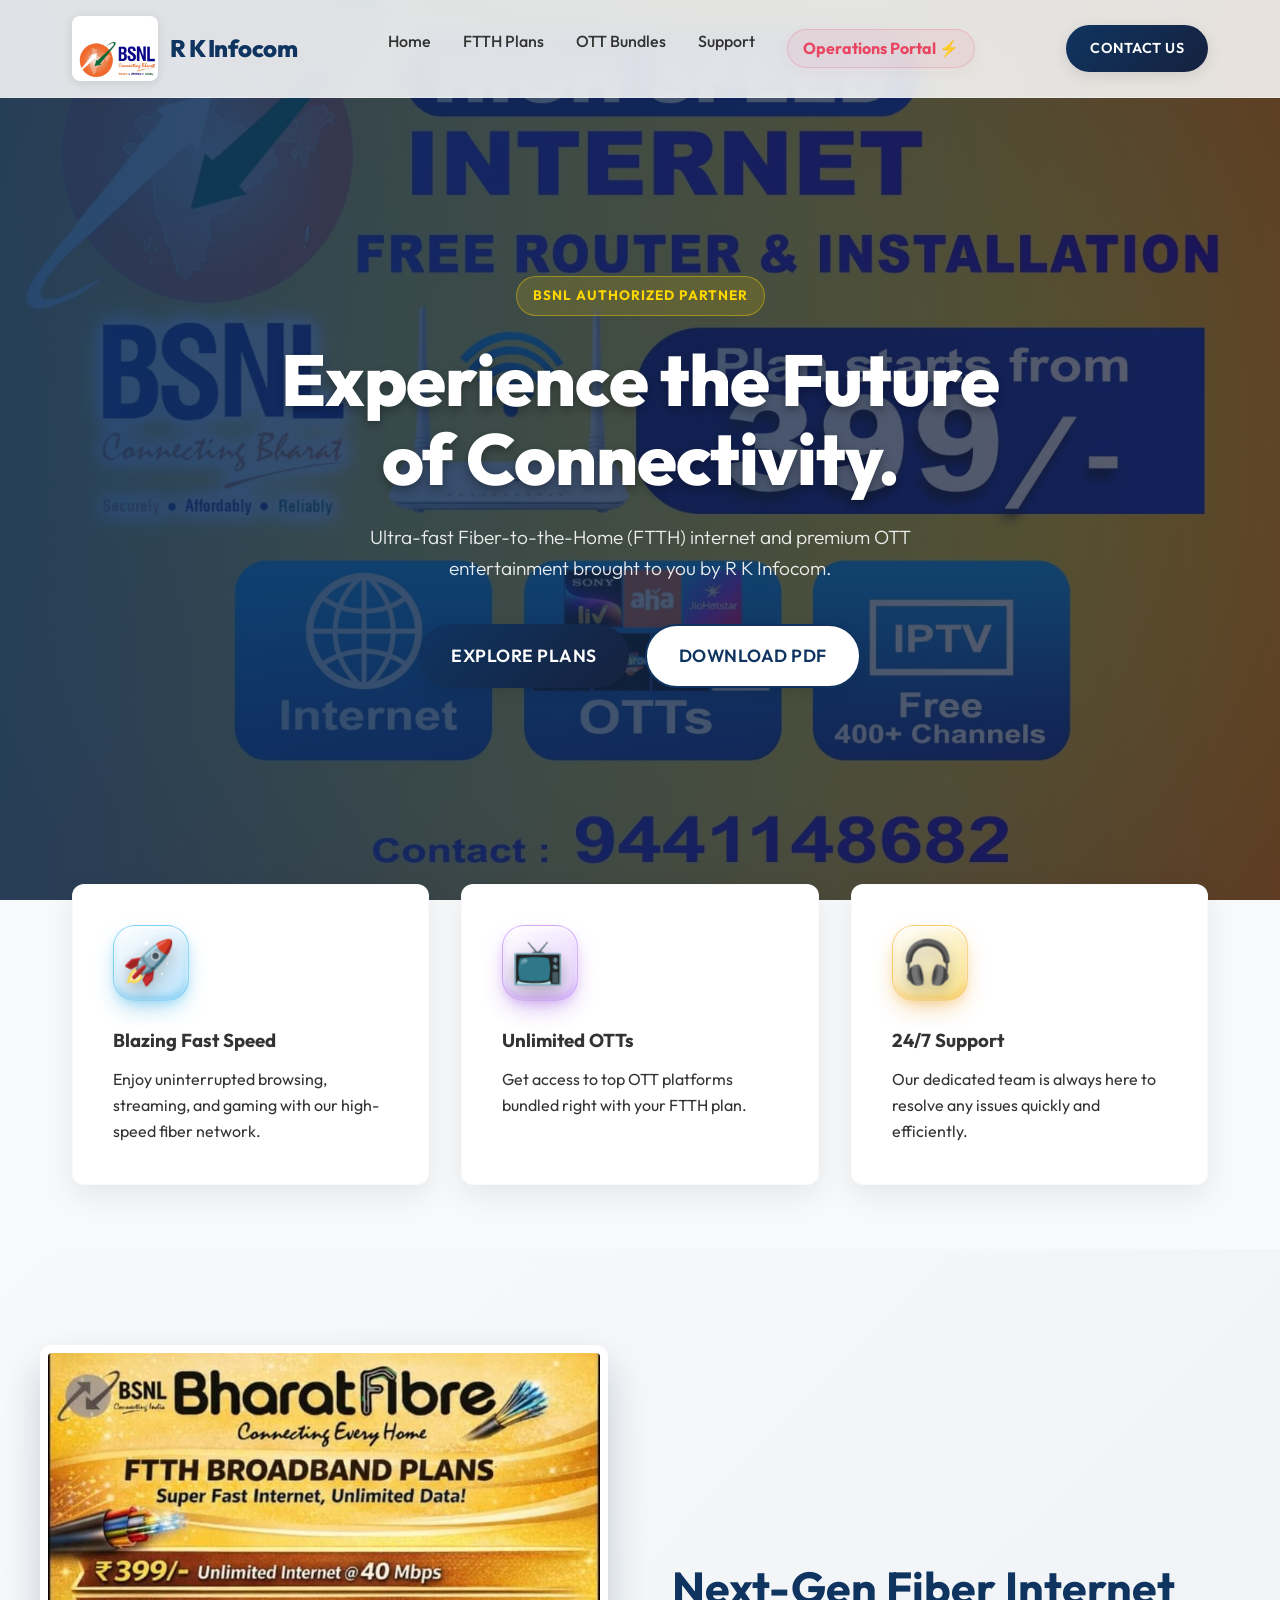
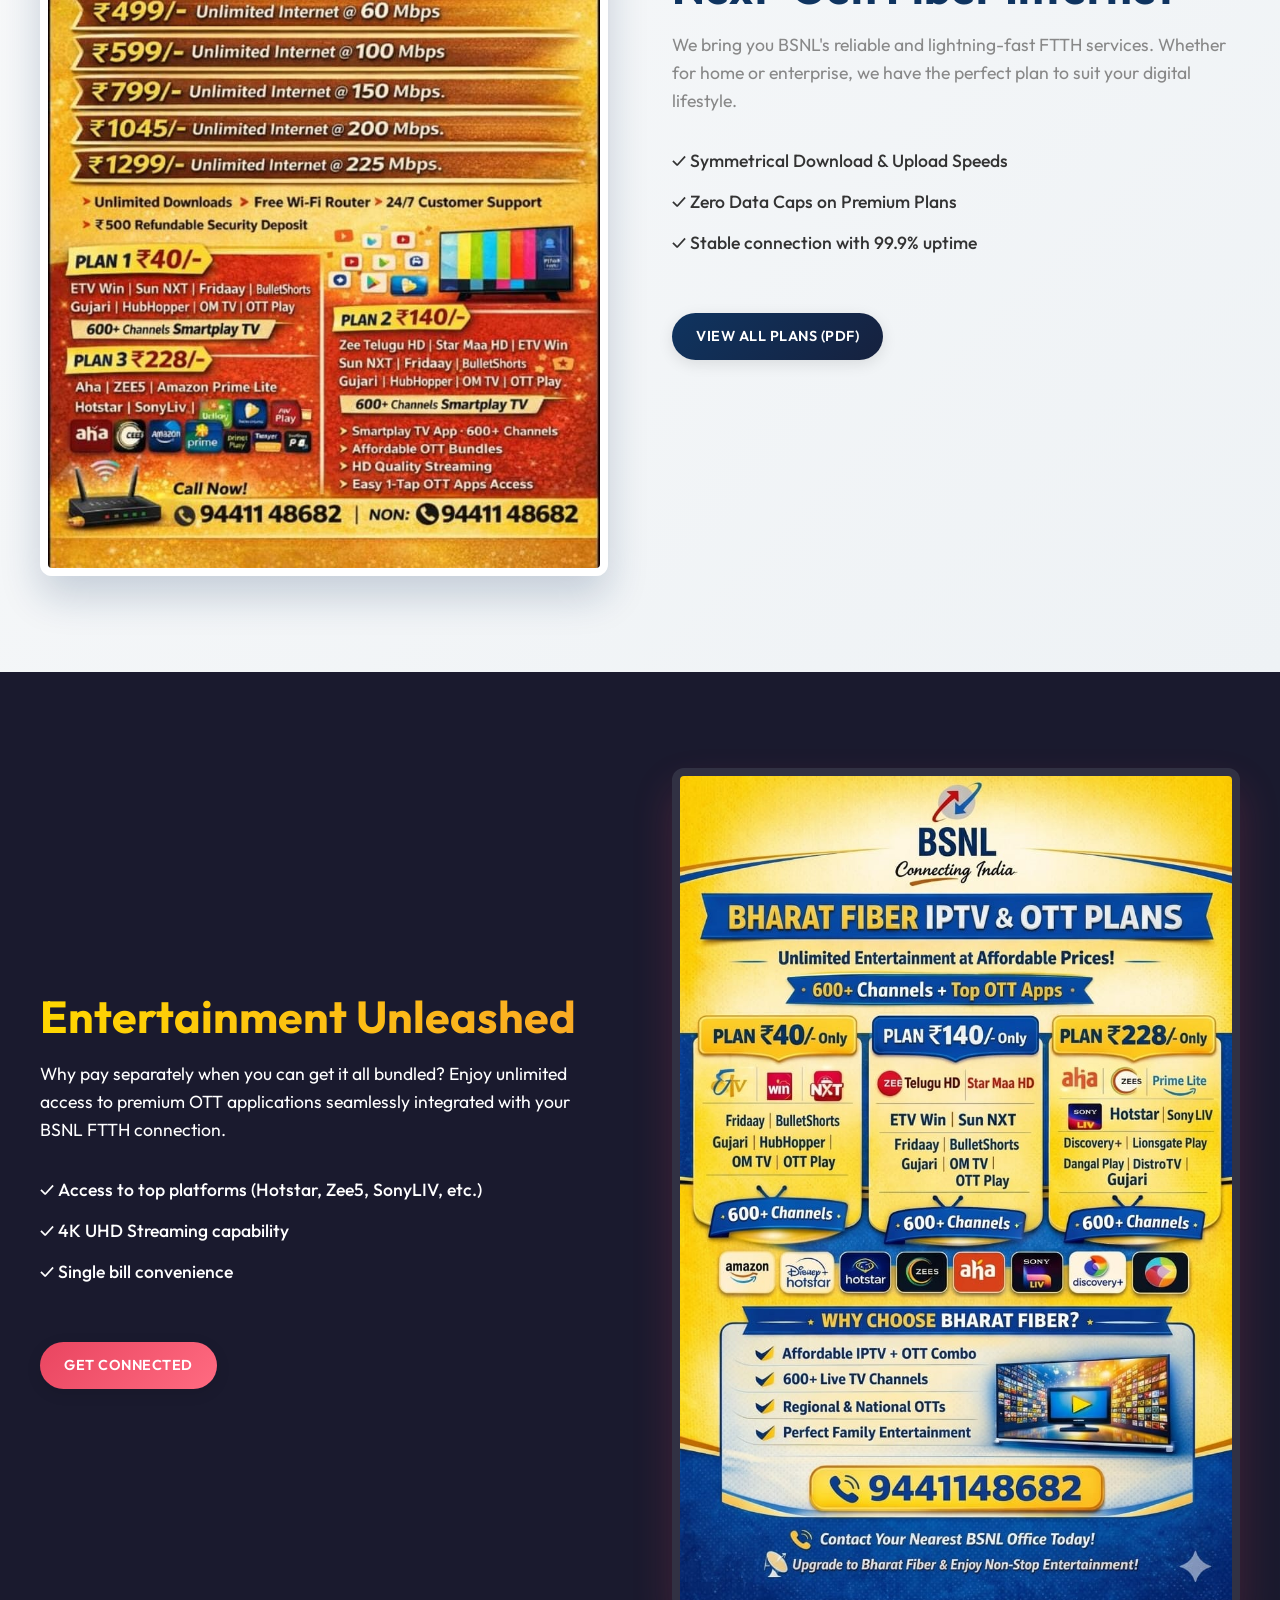
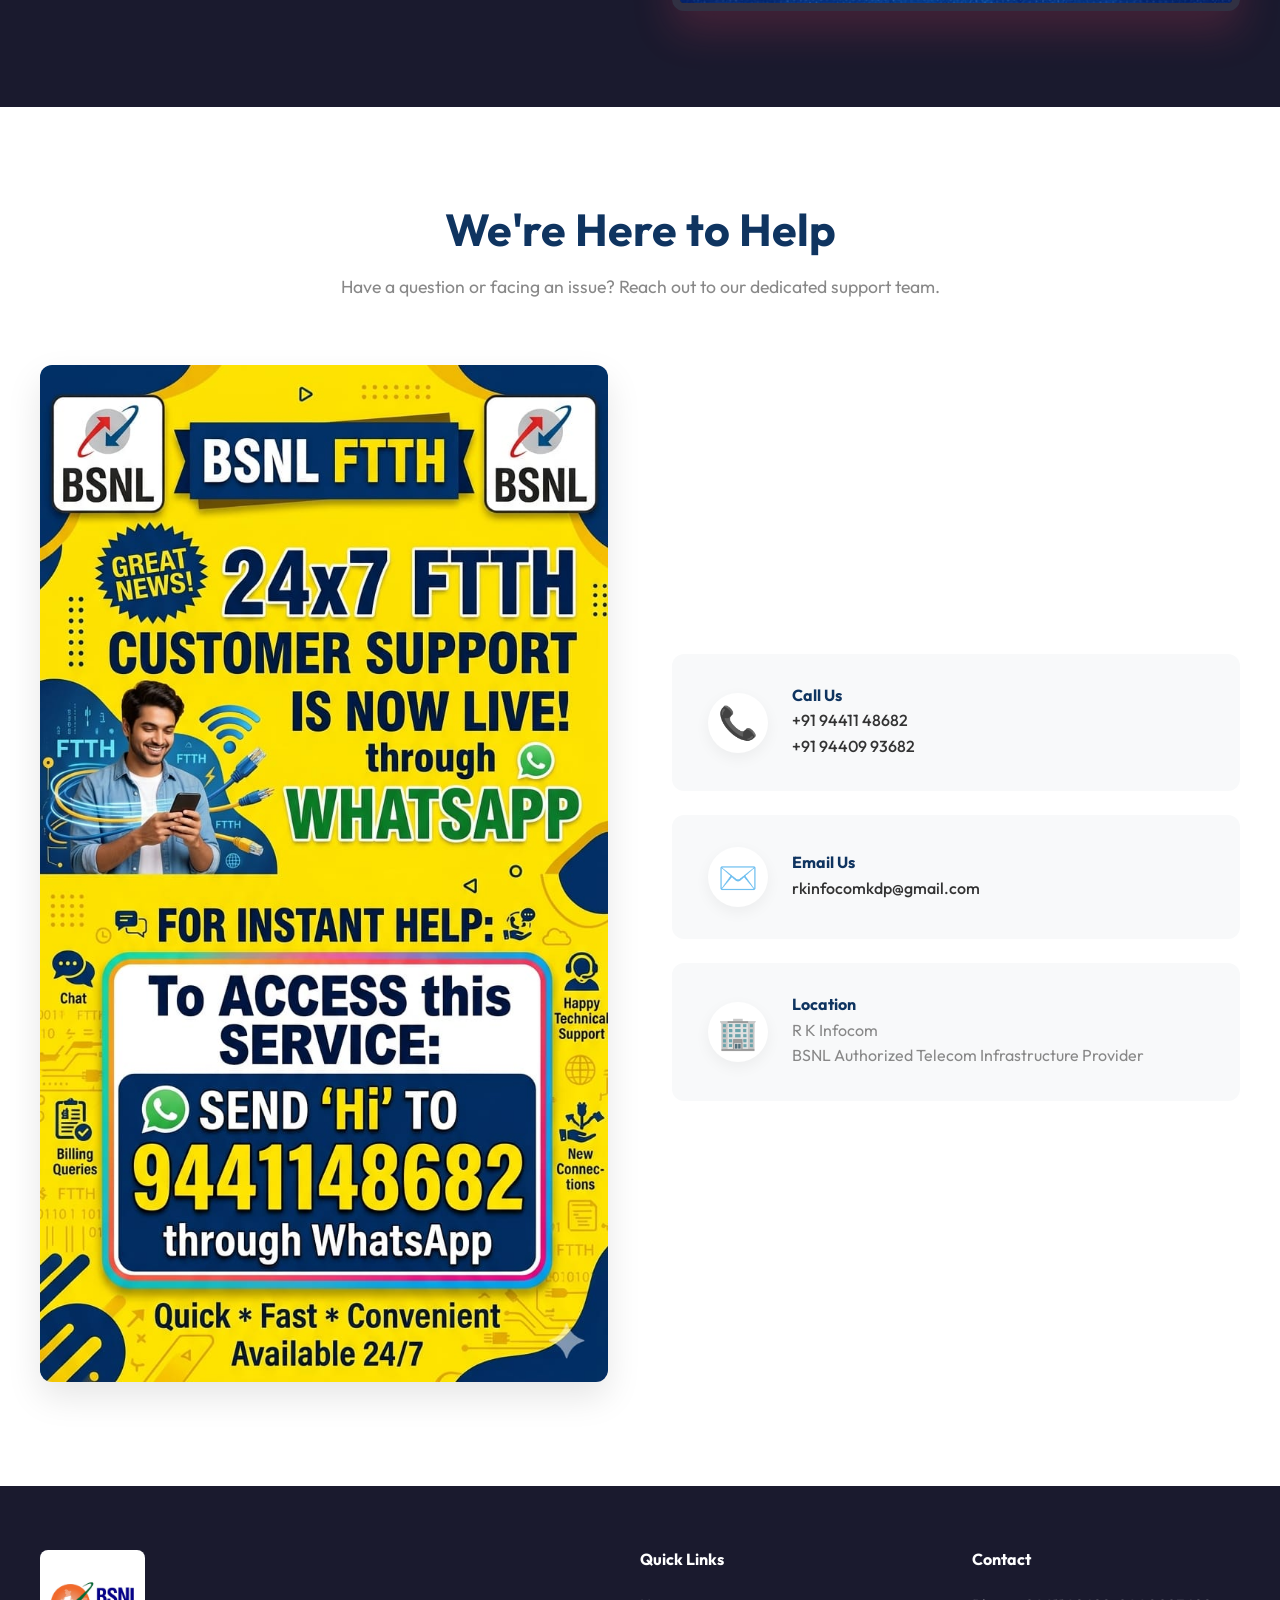
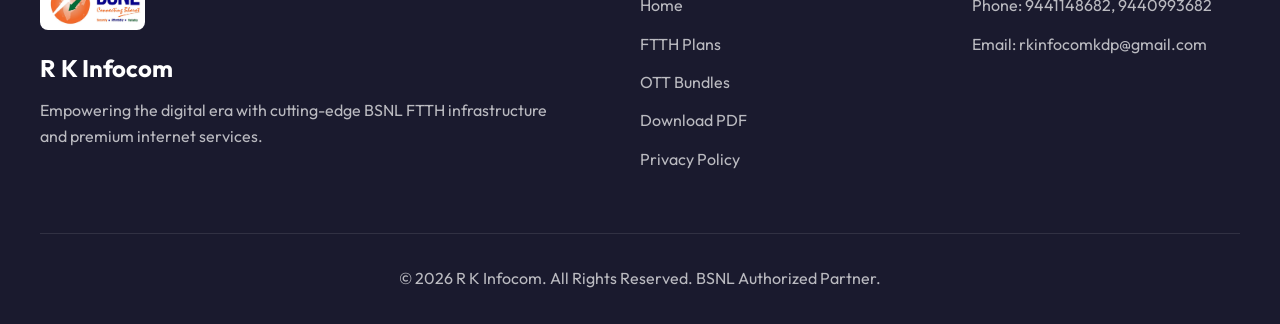
<file: index.html>
<!DOCTYPE html>
<html lang="en">

<head>
    <meta charset="UTF-8">
    <meta name="viewport" content="width=device-width, initial-scale=1.0">
    <title>R K Infocom | BSNL Authorized Telecom Infrastructure Provider</title>
    <meta name="description"
        content="R K Infocom - BSNL Authorized Telecom Infrastructure Provider. Experience blazing fast FTTH internet and unlimited OTT entertainment.">

    <!-- Open Graph Meta Tags -->
    <meta property="og:title" content="RK Infocom">
    <meta property="og:description" content="Internet Services">
    <meta property="og:type" content="website">
    <meta property="og:url" content="https://rkinfocom.in">
    <meta property="og:image" content="https://rkinfocom.in/og-image.png">

    <!-- Twitter Meta Tags -->
    <meta name="twitter:card" content="summary_large_image">
    <meta name="twitter:title" content="RK Infocom">
    <meta name="twitter:description" content="Internet Services">
    <meta name="twitter:image" content="https://rkinfocom.in/og-image.png">

    <link rel="preconnect" href="https://fonts.googleapis.com">
    <link rel="preconnect" href="https://fonts.gstatic.com" crossorigin>
    <link href="https://fonts.googleapis.com/css2?family=Outfit:wght@300;400;500;600;700;800&display=swap"
        rel="stylesheet">
    <link rel="stylesheet" href="style.css">
</head>

<body>
    <!-- Navbar -->
    <nav class="navbar" id="navbar">
        <div class="nav-container">
            <a href="#" class="logo-link">
                <img src="logo.jpg" alt="R K Infocom Logo" class="nav-logo">
                <span class="logo-text">R K Infocom</span>
            </a>
            <div class="nav-links">
                <a href="#hero">Home</a>
                <a href="#ftth">FTTH Plans</a>
                <a href="#ott">OTT Bundles</a>
                <a href="#support">Support</a>
                <a href="dashboard.html" class="portal-nav-btn">Operations Portal ⚡</a>
            </div>
            <div class="nav-contact-btn">
                <a href="#support" class="btn btn-primary">Contact Us</a>
            </div>
            <div class="mobile-menu-btn" id="mobileMenuBtn">
                <span></span>
                <span></span>
                <span></span>
            </div>
        </div>
        <div class="mobile-menu" id="mobileMenu">
            <a href="#hero">Home</a>
            <a href="#ftth">FTTH Plans</a>
            <a href="#ott">OTT Bundles</a>
            <a href="#support">Support</a>
            <a href="dashboard.html" class="portal-nav-btn-mobile">Operations Portal ⚡</a>
        </div>
    </nav>

    <!-- Hero Section -->
    <section id="hero" class="hero-section">
        <div class="hero-bg">
            <img src="poster.jpeg" alt="High Speed Internet Background" class="hero-img">
            <div class="hero-overlay"></div>
        </div>
        <div class="hero-content fade-up">
            <div class="badge">BSNL Authorized Partner</div>
            <h1 class="hero-title">Experience the Future of Connectivity.</h1>
            <p class="hero-subtitle">Ultra-fast Fiber-to-the-Home (FTTH) internet and premium OTT entertainment brought
                to you by R K Infocom.</p>
            <div class="hero-actions">
                <a href="#ftth" class="btn btn-primary btn-large">Explore Plans</a>
                <a href="FTTH_Plans.pdf" target="_blank" class="btn btn-secondary btn-large">Download PDF</a>
            </div>
        </div>
    </section>

    <!-- Features Overview -->
    <section class="features-section">
        <div class="features-grid">
            <div class="feature-card fade-up">
                <div class="feature-icon"><span class="icon-emoji">🚀</span></div>
                <h3>Blazing Fast Speed</h3>
                <p>Enjoy uninterrupted browsing, streaming, and gaming with our high-speed fiber network.</p>
            </div>
            <div class="feature-card fade-up" style="transition-delay: 0.1s">
                <div class="feature-icon"><span class="icon-emoji">📺</span></div>
                <h3>Unlimited OTTs</h3>
                <p>Get access to top OTT platforms bundled right with your FTTH plan.</p>
            </div>
            <div class="feature-card fade-up" style="transition-delay: 0.2s">
                <div class="feature-icon"><span class="icon-emoji">🎧</span></div>
                <h3>24/7 Support</h3>
                <p>Our dedicated team is always here to resolve any issues quickly and efficiently.</p>
            </div>
        </div>
    </section>

    <!-- FTTH Plans Section -->
    <section id="ftth" class="content-section glass-bg">
        <div class="section-container row-reverse">
            <div class="section-text fade-up">
                <h2 class="section-title">Next-Gen Fiber Internet</h2>
                <p class="section-description">We bring you BSNL's reliable and lightning-fast FTTH services. Whether
                    for home or enterprise, we have the perfect plan to suit your digital lifestyle.</p>
                <ul class="benefit-list">
                    <li>✓ Symmetrical Download & Upload Speeds</li>
                    <li>✓ Zero Data Caps on Premium Plans</li>
                    <li>✓ Stable connection with 99.9% uptime</li>
                </ul>
                <a href="FTTH_Plans.pdf" target="_blank" class="btn btn-primary mt-4">View All Plans (PDF)</a>
            </div>
            <div class="section-image fade-up">
                <div class="image-wrapper shadow-blue">
                    <img src="ftth.jpeg" alt="FTTH Plans Showcase">
                </div>
            </div>
        </div>
    </section>

    <!-- OTT Bundles Section -->
    <section id="ott" class="content-section bg-dark">
        <div class="section-container">
            <div class="section-text fade-up">
                <h2 class="section-title text-gradient">Entertainment Unleashed</h2>
                <p class="section-description text-light">Why pay separately when you can get it all bundled? Enjoy
                    unlimited access to premium OTT applications seamlessly integrated with your BSNL FTTH connection.
                </p>
                <ul class="benefit-list text-light">
                    <li>✓ Access to top platforms (Hotstar, Zee5, SonyLIV, etc.)</li>
                    <li>✓ 4K UHD Streaming capability</li>
                    <li>✓ Single bill convenience</li>
                </ul>
                <a href="#support" class="btn btn-accent mt-4">Get Connected</a>
            </div>
            <div class="section-image fade-up">
                <div class="image-wrapper shadow-purple">
                    <img src="otts.jpeg" alt="OTT Entertainment Bundles">
                </div>
            </div>
        </div>
    </section>

    <!-- Support Section -->
    <section id="support" class="support-section">
        <div class="support-header fade-up">
            <h2 class="section-title">We're Here to Help</h2>
            <p class="section-description">Have a question or facing an issue? Reach out to our dedicated support team.
            </p>
        </div>

        <div class="support-container">
            <div class="support-image fade-up">
                <img src="support.jpeg" alt="Customer Support">
            </div>

            <div class="contact-cards fade-up">
                <div class="contact-card">
                    <div class="contact-icon">📞</div>
                    <div class="contact-info">
                        <h4>Call Us</h4>
                        <p><a href="tel:+919441148682">+91 94411 48682</a></p>
                        <p><a href="tel:+919440993682">+91 94409 93682</a></p>
                    </div>
                </div>

                <div class="contact-card">
                    <div class="contact-icon">✉️</div>
                    <div class="contact-info">
                        <h4>Email Us</h4>
                        <p><a href="mailto:rkinfocomkdp@gmail.com">rkinfocomkdp@gmail.com</a></p>
                    </div>
                </div>

                <div class="contact-card">
                    <div class="contact-icon">🏢</div>
                    <div class="contact-info">
                        <h4>Location</h4>
                        <p>R K Infocom</p>
                        <p>BSNL Authorized Telecom Infrastructure Provider</p>
                    </div>
                </div>
            </div>
        </div>
    </section>

    <!-- Footer -->
    <footer class="footer">
        <div class="footer-top">
            <div class="footer-brand">
                <img src="public/logo.jpg" alt="R K Infocom Logo" class="footer-logo">
                <h3>R K Infocom</h3>
                <p>Empowering the digital era with cutting-edge BSNL FTTH infrastructure and premium internet services.
                </p>
            </div>
            <div class="footer-links">
                <h4>Quick Links</h4>
                <a href="#hero">Home</a>
                <a href="#ftth">FTTH Plans</a>
                <a href="#ott">OTT Bundles</a>
                <a href="public/FTTH_Plans.pdf" target="_blank">Download PDF</a>
                <a href="privacy.html">Privacy Policy</a>
            </div>
            <div class="footer-contact">
                <h4>Contact</h4>
                <p>Phone: 9441148682, 9440993682</p>
                <p>Email: rkinfocomkdp@gmail.com</p>
            </div>
        </div>
        <div class="footer-bottom">
            <p>&copy; 2026 R K Infocom. All Rights Reserved. BSNL Authorized Partner.</p>
        </div>
    </footer>

    <script src="script.js"></script>
</body>

</html>
</file>
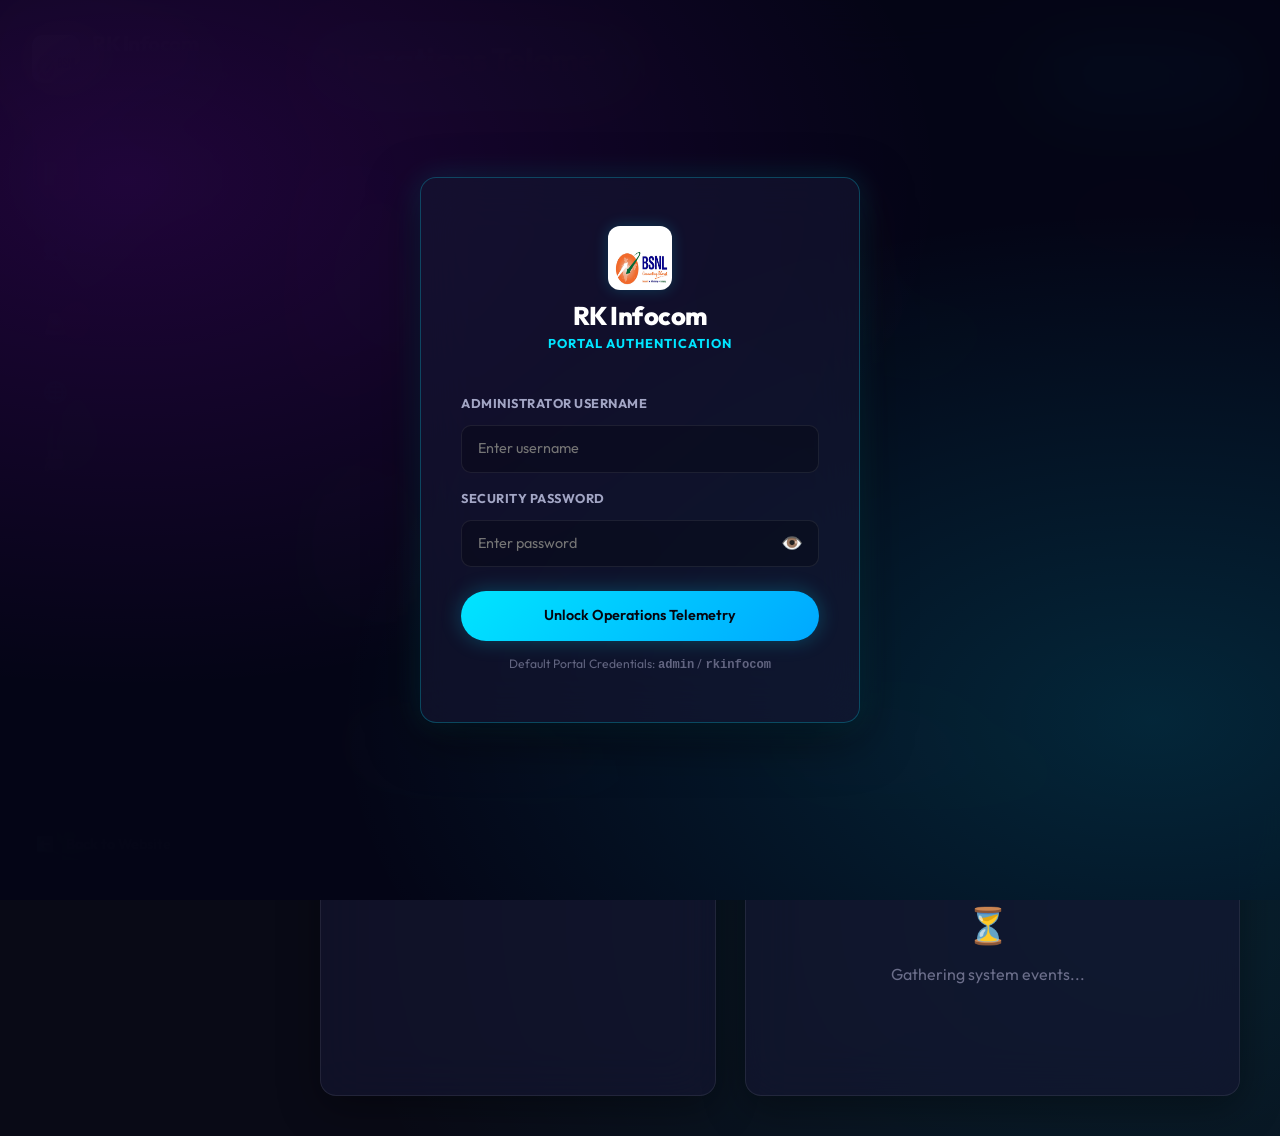
<file: dashboard.html>
<!DOCTYPE html>
<html lang="en">
<head>
    <meta charset="UTF-8">
    <meta name="viewport" content="width=device-width, initial-scale=1.0">
    <title>RK Infocom | FTTH Operations Portal & CRM</title>
    <meta name="description" content="Production-Grade FTTH Operations Control Center and Customer Relationship Management portal for RK Infocom.">
    <!-- Google Fonts Outfit & FontAwesome Icons -->
    <link rel="preconnect" href="https://fonts.googleapis.com">
    <link rel="preconnect" href="https://fonts.gstatic.com" crossorigin>
    <link href="https://fonts.googleapis.com/css2?family=Outfit:wght@300;400;500;600;700;800&display=swap" rel="stylesheet">
    <!-- Bootstrap 5 CSS (scoped override by dashboard.css) -->
    <link href="https://cdn.jsdelivr.net/npm/bootstrap@5.3.0/dist/css/bootstrap.min.css" rel="stylesheet">
    <link rel="stylesheet" href="dashboard.css">
</head>
<body>
    <!-- PORTAL LOGIN OVERLAY -->
    <div class="login-overlay active" id="loginOverlay">
        <div class="login-box glass-card">
            <div class="login-brand">
                <img src="public/logo.jpg" alt="R K Infocom Logo" class="login-logo">
                <div class="brand-text">
                    <h2>RK Infocom</h2>
                    <span>Portal Authentication</span>
                </div>
            </div>
            <form id="portalLoginForm" class="login-form">
                <div class="form-group" style="margin-bottom: 1rem;">
                    <label for="login-username" style="color: var(--text-secondary); font-size: 0.8rem; font-weight: 700; text-transform: uppercase; letter-spacing: 0.5px; display: block; margin-bottom: 6px;">Administrator Username</label>
                    <input type="text" id="login-username" placeholder="Enter username" required autocomplete="username" style="background: rgba(0, 0, 0, 0.25); border: 1px solid var(--card-border); border-radius: var(--radius-md); color: var(--text-primary); padding: 12px 16px; width: 100%; outline: none;">
                </div>
                <div class="form-group" style="margin-bottom: 1.5rem; position: relative;">
                    <label for="login-password" style="color: var(--text-secondary); font-size: 0.8rem; font-weight: 700; text-transform: uppercase; letter-spacing: 0.5px; display: block; margin-bottom: 6px;">Security Password</label>
                    <div style="position: relative; display: flex; align-items: center;">
                        <input type="password" id="login-password" placeholder="Enter password" required autocomplete="current-password" style="background: rgba(0, 0, 0, 0.25); border: 1px solid var(--card-border); border-radius: var(--radius-md); color: var(--text-primary); padding: 12px 42px 12px 16px; width: 100%; outline: none;">
                        <button type="button" id="togglePasswordBtn" aria-label="Toggle password visibility" style="position: absolute; right: 12px; background: none; border: none; cursor: pointer; color: var(--text-muted); font-size: 1.1rem; padding: 4px; display: flex; align-items: center;">👁️</button>
                    </div>
                </div>
                <button type="submit" class="btn btn-glowing-accent" style="width: 100%; display: flex; justify-content: center; padding: 14px; border-radius: 30px;">Unlock Operations Telemetry</button>
                <div style="font-size: 0.76rem; color: var(--text-muted); text-align: center; margin-top: 14px; opacity: 0.9;">
                    Default Portal Credentials: <strong style="color: var(--accent-cyan); font-family: monospace;">admin</strong> / <strong style="color: var(--accent-cyan); font-family: monospace;">rkinfocom</strong>
                </div>
            </form>
            <div id="login-error-msg" class="login-error-msg" style="color: #ff1744; font-size: 0.85rem; font-weight: 700; margin-top: 1rem; text-align: center; display: none;"></div>
        </div>
    </div>

    <div class="dashboard-wrapper">
        <!-- Sidebar Navigation -->
        <aside class="sidebar" id="sidebar">
            <div class="sidebar-brand">
                <img src="public/logo.jpg" alt="R K Infocom Logo" class="sidebar-logo">
                <div class="brand-text">
                    <h2>RK Infocom</h2>
                    <span>Operations Control</span>
                </div>
            </div>
            <nav class="sidebar-menu">
                <a href="#" class="menu-item active" data-tab="overview">
                    <span class="menu-icon">📊</span>
                    <span class="menu-label">Overview</span>
                </a>
                <a href="#" class="menu-item" data-tab="leads">
                    <span class="menu-icon">👥</span>
                    <span class="menu-label">Connection Leads</span>
                    <span class="badge-count" id="badge-leads-count">0</span>
                </a>
                <a href="#" class="menu-item" data-tab="faults">
                    <span class="menu-icon">🚨</span>
                    <span class="menu-label">Offline Faults</span>
                    <span class="badge-count warning" id="badge-faults-count">0</span>
                </a>
                <a href="#" class="menu-item" data-tab="bsnl-faults">
                    <span class="menu-icon">🌐</span>
                    <span class="menu-label">Online Faults</span>
                    <span class="badge-count danger" id="badge-bsnl-faults-count">0</span>
                </a>
                <a href="#" class="menu-item" data-tab="directory">
                    <span class="menu-icon">📇</span>
                    <span class="menu-label">Customer CRM</span>
                </a>

            </nav>
            <div class="sidebar-footer">
                <a href="index.html" class="back-home-btn">
                    <span>⬅️</span> Back to Website
                </a>
            </div>
        </aside>

        <!-- Main Workspace -->
        <main class="main-content">
            <!-- Header bar -->
            <header class="main-header">
                <div class="header-left">
                    <div class="menu-toggle-btn" id="menuToggleBtn">
                        <span></span>
                        <span></span>
                        <span></span>
                    </div>
                    <div class="header-title">
                        <h1 id="page-title">Operations Telemetry</h1>
                        <p id="page-subtitle">Real-time status of BSNL FTTH network activities</p>
                    </div>
                </div>
                <div class="header-right">
                    <div class="live-indicator">
                        <span class="pulse-dot"></span>
                        <span>LIVE SYNC</span>
                    </div>
                    <button class="btn btn-glowing-accent" id="openModalBtn">
                        <span>➕</span> Log Ticket Manual
                    </button>
                </div>
            </header>

            <!-- Container for tabs -->
            <div class="content-container">

                <!-- 1. OVERVIEW TAB -->
                <section class="tab-pane active" id="overview-tab">
                    <!-- Metric Card Grid -->
                    <div class="metrics-grid">
                        <div class="metric-card glass-card purple-glow">
                            <div class="metric-header">
                                <span class="metric-icon">👥</span>
                                <span class="metric-trend positive">Leads Portal</span>
                            </div>
                            <h3 class="metric-value" id="stat-total-leads">0</h3>
                            <p class="metric-label">WhatsApp Connection Requests</p>
                            <div class="metric-footer">
                                <span class="open-label" id="stat-open-leads">0 Open</span>
                                <span class="sep">•</span>
                                <span class="resolved-label" id="stat-resolved-leads">0 Resolved</span>
                            </div>
                        </div>

                        <div class="metric-card glass-card blue-glow">
                            <div class="metric-header">
                                <span class="metric-icon">🚨</span>
                                <span class="metric-trend danger">Network faults</span>
                            </div>
                            <h3 class="metric-value" id="stat-total-faults">0</h3>
                            <p class="metric-label">WhatsApp Offline Fault Tickets</p>
                            <div class="metric-footer">
                                <span class="open-label danger-text" id="stat-open-faults">0 Open</span>
                                <span class="sep">•</span>
                                <span class="resolved-label" id="stat-resolved-faults">0 Resolved</span>
                            </div>
                        </div>

                        <div class="metric-card glass-card emerald-glow">
                            <div class="metric-header">
                                <span class="metric-icon">⚡</span>
                                <span class="metric-trend positive">Performance</span>
                            </div>
                            <h3 class="metric-value" id="stat-resolution-rate">0%</h3>
                            <p class="metric-label">Average Resolution Rate</p>
                            <div class="metric-progress-bar">
                                <div class="progress" id="stat-progress-bar" style="width: 0%"></div>
                            </div>
                        </div>
                    </div>

                    <!-- Telemetry charts / Visual panels -->
                    <div class="dashboard-panels">
                        <div class="panel-left glass-card">
                            <div class="panel-header">
                                <h3>Network Fault Categories</h3>
                                <p>Proportion of issues reported via WhatsApp Flows</p>
                            </div>
                            <div class="category-breakdown-container">
                                <div class="category-chart-simulation" id="categoryChartList">
                                    <!-- Dynamic elements inserted by JS -->
                                </div>
                            </div>
                        </div>

                        <div class="panel-right glass-card">
                            <div class="panel-header">
                                <h3>Recent System Logs</h3>
                                <p>Latest ticket operations and resolution actions</p>
                            </div>
                            <div class="activities-log" id="recentActivitiesList">
                                <!-- Dynamic logs -->
                                <div class="empty-log-state">
                                    <span>⏳</span>
                                    <p>Gathering system events...</p>
                                </div>
                            </div>
                        </div>
                    </div>
                </section>

                <!-- 2. CRM LEADS TAB -->
                <section class="tab-pane" id="leads-tab">
                    <!-- Filters Toolbar -->
                    <div class="toolbar glass-card">
                        <div class="search-box">
                            <span class="search-icon">🔍</span>
                            <input type="text" id="search-leads" placeholder="Search by name, phone or address...">
                        </div>
                        <div class="filter-options">
                            <button class="filter-pill active" data-status-filter="">All Status</button>
                            <button class="filter-pill" data-status-filter="OPEN">Open Leads</button>
                            <button class="filter-pill" data-status-filter="RESOLVED">Resolved Leads</button>
                        </div>
                        <div class="layout-switcher">
                            <button class="layout-btn active" id="leads-grid-btn" title="Grid View">Grid 📐</button>
                            <button class="layout-btn" id="leads-list-btn" title="List View">List 📋</button>
                        </div>
                    </div>

                    <!-- Leads Grid -->
                    <div class="cards-grid" id="leads-container">
                        <!-- Leads injected here -->
                    </div>
                </section>

                <!-- 3. FTTH FAULTS TAB -->
                <section class="tab-pane" id="faults-tab">
                    <!-- Filters Toolbar -->
                    <div class="toolbar glass-card">
                        <div class="search-box">
                            <span class="search-icon">🔍</span>
                            <input type="text" id="search-faults" placeholder="Search by customer name, FTTH, technician...">
                        </div>
                        <div class="filter-group">
                            <select id="filter-fault-category" class="premium-select">
                                <option value="">All Categories</option>
                                <option value="Bill Issue">Bill Issue</option>
                                <option value="Internet speed is low">Low Speed</option>
                                <option value="ONU/Router is off">ONU/Router is off</option>
                                <option value="LOS Red">LOS Red</option>
                                <option value="PON blinking">PON blinking</option>
                                <option value="Other issue">Other Issue</option>
                            </select>
                            <div class="filter-options">
                                <button class="filter-pill active" data-status-filter-fault="">All Status</button>
                                <button class="filter-pill" data-status-filter-fault="OPEN">Open Faults</button>
                                <button class="filter-pill" data-status-filter-fault="RESOLVED">Resolved Faults</button>
                            </div>
                            <div class="layout-switcher">
                                <button class="layout-btn active" id="faults-grid-btn" title="Grid View">Grid 📐</button>
                                <button class="layout-btn" id="faults-list-btn" title="List View">List 📋</button>
                            </div>
                        </div>
                    </div>

                    <!-- Faults List -->
                    <div class="cards-grid" id="faults-container">
                        <!-- Faults injected here -->
                    </div>
                </section>

                <!-- 3b. ONLINE BSNL FAULTS TAB -->
                <section class="tab-pane" id="bsnl-faults-tab">
                    <!-- Filters Toolbar -->
                    <div class="toolbar glass-card">
                        <div class="search-box">
                            <span class="search-icon">🔍</span>
                            <input type="text" id="search-bsnl-faults" placeholder="Search by customer name, request number, team...">
                        </div>
                        <div class="filter-options">
                            <button class="filter-pill active" data-status-filter-bsnl="">All Status</button>
                            <button class="filter-pill" data-status-filter-bsnl="PROCESSING">Processing</button>
                            <button class="filter-pill" data-status-filter-bsnl="RESOLVED">Resolved</button>
                        </div>
                    </div>

                    <!-- BSNL Faults Container -->
                    <div class="cards-grid" id="bsnl-faults-container">
                        <!-- BSNL Faults injected here -->
                    </div>
                </section>

                <!-- 4. CUSTOMER DIRECTORY TAB -->
                <section class="tab-pane" id="directory-tab">
                    <!-- Toolbar -->
                    <div class="toolbar glass-card">
                        <div class="search-box">
                            <span class="search-icon">🔍</span>
                            <input type="text" id="search-customers" placeholder="Search database by customer name, FTTH, phone...">
                        </div>
                        <div class="sync-info">
                            <span>Synced Excel database record counts: </span>
                            <strong id="customer-total-badge" class="badge-count inline-badge">...</strong>
                        </div>
                    </div>

                    <!-- Customer Database table -->
                    <div class="glass-card table-wrapper">
                        <table class="crm-table">
                            <thead>
                                <tr>
                                    <th>Customer Profile</th>
                                    <th>FTTH / Service ID</th>
                                    <th>Primary Contact</th>
                                    <th>Email Address</th>
                                    <th>OLT IP Address</th>
                                    <th>Installation Address</th>
                                    <th>Designated Billing Tech</th>
                                    <th>Designated Line Tech</th>
                                </tr>
                            </thead>
                            <tbody id="customers-table-body">
                                <!-- Dynamic rows -->
                            </tbody>
                        </table>
                    </div>
                </section>



            </div>
        </main>
    </div>

    <!-- TOAST NOTIFICATION CONTAINER -->
    <div class="toast-container" id="toastContainer"></div>

    <!-- QUICK LOG MODAL -->
    <div class="modal-overlay" id="ticketModal">
        <div class="modal-container glass-card">
            <div class="modal-header">
                <h3>Log Manual Operations Ticket</h3>
                <button class="close-btn" id="closeModalBtn">&times;</button>
            </div>
            <form id="manualTicketForm" class="modal-form">
                <div class="form-row">
                    <div class="form-group">
                        <label for="form-cust-name">Customer Name *</label>
                        <input type="text" id="form-cust-name" placeholder="Enter customer full name" required>
                    </div>
                    <div class="form-group">
                        <label for="form-mobile">Mobile Number *</label>
                        <input type="tel" id="form-mobile" placeholder="e.g. 919876543210" required>
                    </div>
                </div>

                <div class="form-row">
                    <div class="form-group">
                        <label for="form-type">Log Type *</label>
                        <select id="form-type" class="premium-select" required>
                            <option value="new_connection">New Connection Lead</option>
                            <option value="fault">FTTH Fault Ticket</option>
                        </select>
                    </div>
                    <div class="form-group" id="ftth-group" style="display: none;">
                        <label for="form-ftth">FTTH Number *</label>
                        <input type="text" id="form-ftth" placeholder="e.g. 08562-243210">
                    </div>
                </div>

                <div class="form-group" id="fault-category-group" style="display: none;">
                    <label for="form-category">Fault Category *</label>
                    <select id="form-category" class="premium-select">
                        <option value="Bill Issue">Bill Issue</option>
                        <option value="Internet speed is low">Internet speed is low</option>
                        <option value="ONU/Router is off">ONU/Router is off</option>
                        <option value="LOS Red">LOS Red</option>
                        <option value="PON blinking">PON blinking</option>
                        <option value="Other issue" selected>Other issue</option>
                    </select>
                </div>

                <div class="form-group">
                    <label for="form-address">Address</label>
                    <textarea id="form-address" rows="2" placeholder="Customer physical address details"></textarea>
                </div>

                <div class="form-group">
                    <label for="form-desc">Description / Notes</label>
                    <textarea id="form-desc" rows="3" placeholder="Operations details or technician dispatch guidelines"></textarea>
                </div>

                <div class="modal-actions">
                    <button type="button" class="btn btn-secondary-modal" id="cancelFormBtn">Cancel</button>
                    <button type="submit" class="btn btn-glowing-accent">Submit Ticket</button>
                </div>
            </form>
        </div>
    </div>

    <!-- Bootstrap 5 JS Bundle -->
    <script src="https://cdn.jsdelivr.net/npm/bootstrap@5.3.0/dist/js/bootstrap.bundle.min.js"></script>
    <script src="dashboard.js"></script>

</body>
</html>
</file>
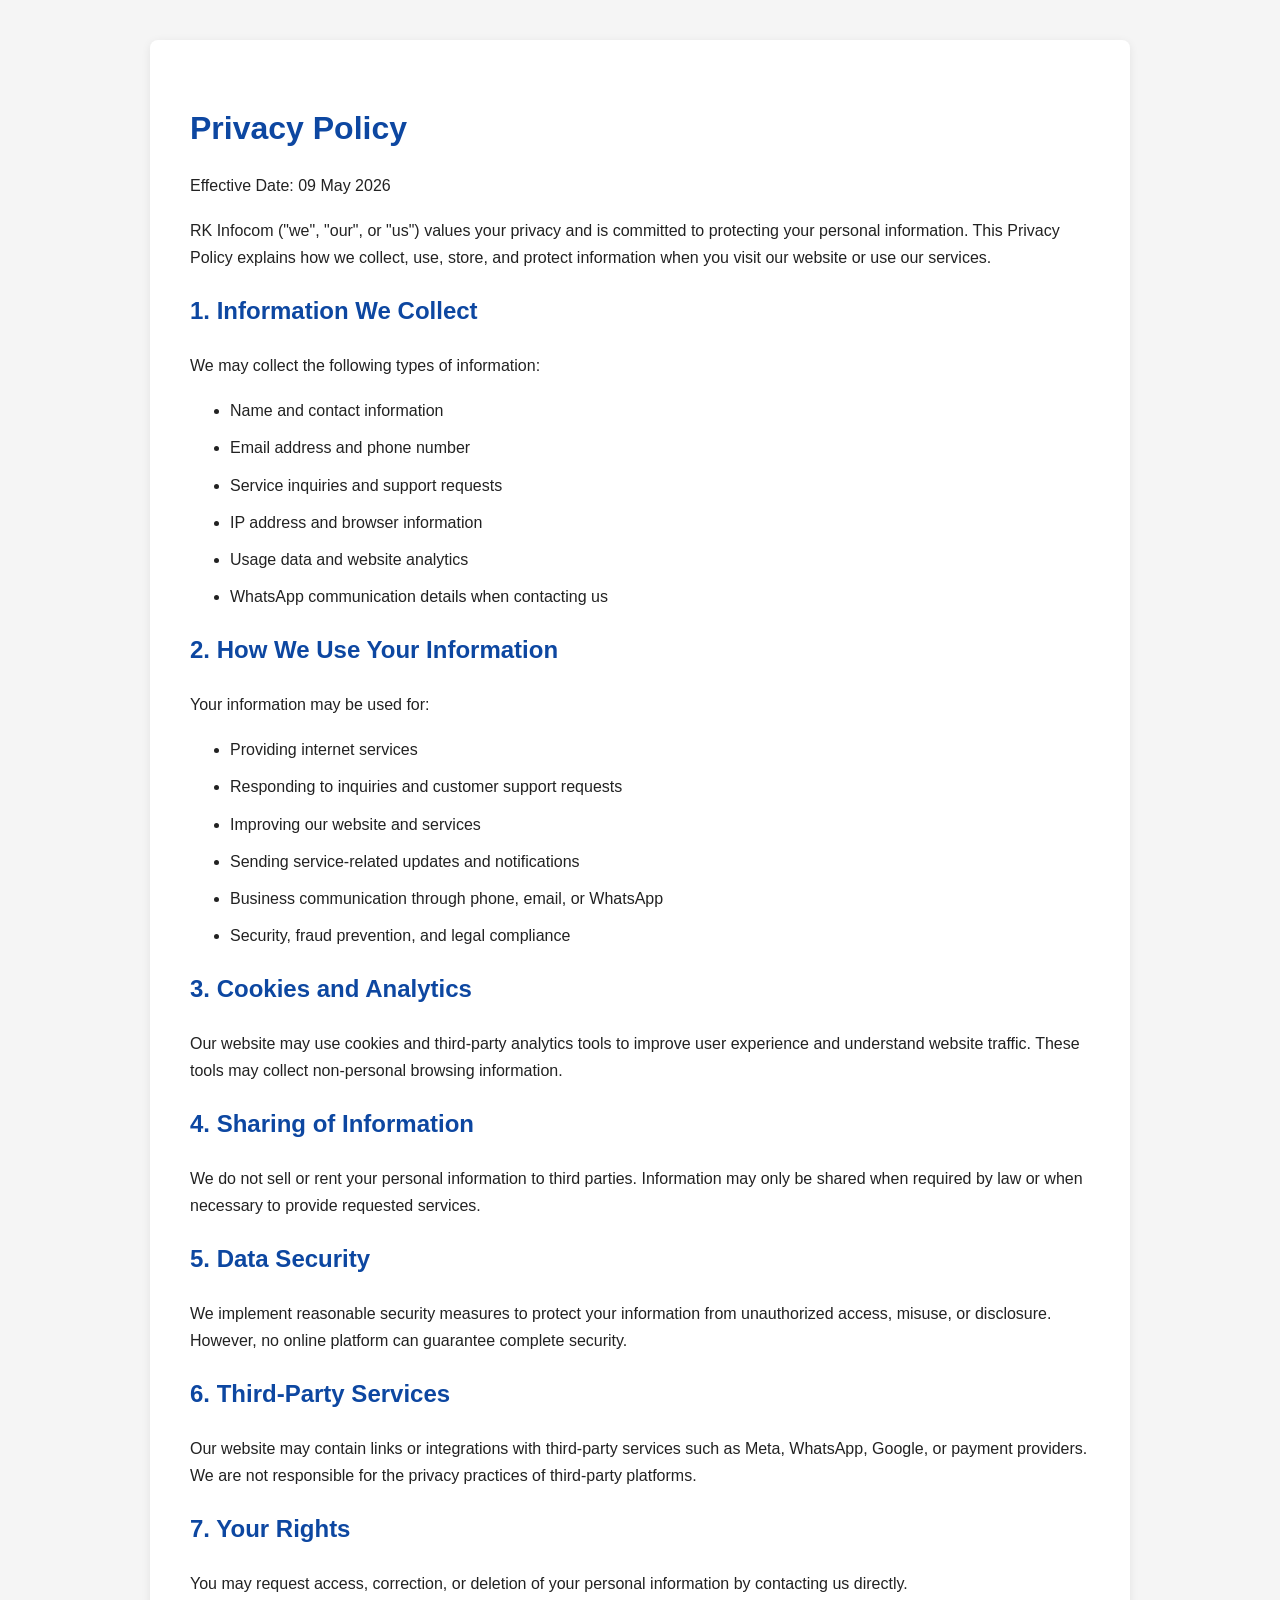
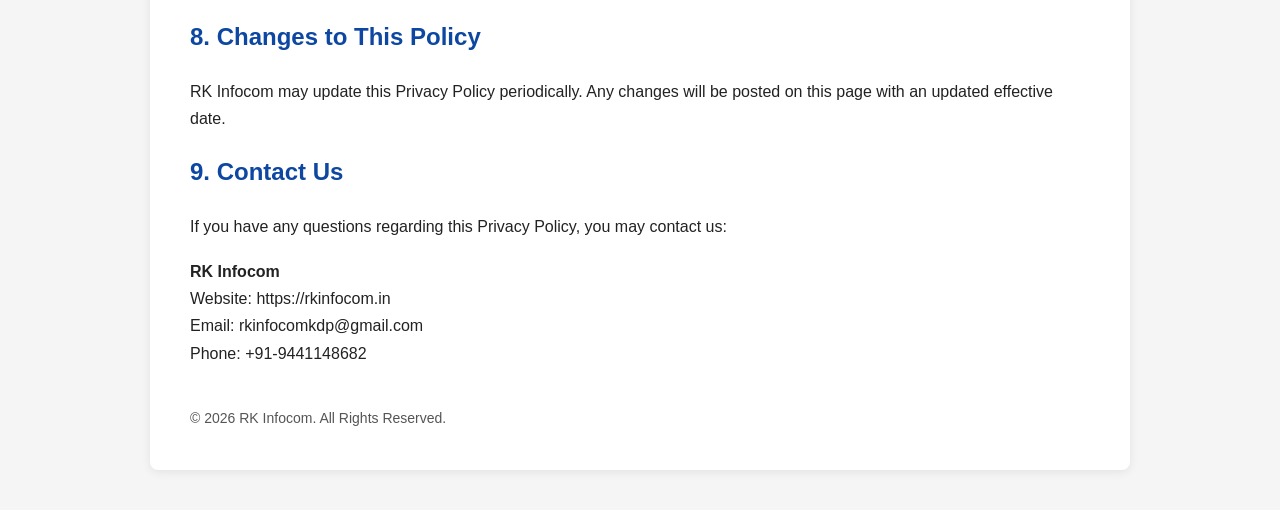
<file: privacy.html>
<!DOCTYPE html>
<html lang="en">
<head>
  <meta charset="UTF-8" />
  <meta name="viewport" content="width=device-width, initial-scale=1.0" />
  <title>Privacy Policy | RK Infocom</title>

  <meta name="description" content="Privacy Policy for RK Infocom" />

  <style>
    body {
      font-family: Arial, sans-serif;
      line-height: 1.7;
      margin: 0;
      padding: 0;
      background: #f5f5f5;
      color: #222;
    }

    .container {
      max-width: 900px;
      margin: 40px auto;
      background: #fff;
      padding: 40px;
      border-radius: 8px;
      box-shadow: 0 2px 10px rgba(0,0,0,0.08);
    }

    h1, h2 {
      color: #0d47a1;
    }

    h1 {
      margin-bottom: 10px;
    }

    p {
      margin-bottom: 18px;
    }

    ul {
      margin-bottom: 20px;
    }

    li {
      margin-bottom: 10px;
    }

    a {
      color: #0d47a1;
      text-decoration: none;
    }

    .footer {
      margin-top: 40px;
      font-size: 14px;
      color: #555;
    }

    @media (max-width: 768px) {
      .container {
        margin: 15px;
        padding: 25px;
      }
    }
  </style>
</head>

<body>

  <div class="container">

    <h1>Privacy Policy</h1>

    <p>
      Effective Date: 09 May 2026
    </p>

    <p>
      RK Infocom ("we", "our", or "us") values your privacy and is committed to protecting your personal information.
      This Privacy Policy explains how we collect, use, store, and protect information when you visit our website or use our services.
    </p>

    <h2>1. Information We Collect</h2>

    <p>We may collect the following types of information:</p>

    <ul>
      <li>Name and contact information</li>
      <li>Email address and phone number</li>
      <li>Service inquiries and support requests</li>
      <li>IP address and browser information</li>
      <li>Usage data and website analytics</li>
      <li>WhatsApp communication details when contacting us</li>
    </ul>

    <h2>2. How We Use Your Information</h2>

    <p>Your information may be used for:</p>

    <ul>
      <li>Providing internet services</li>
      <li>Responding to inquiries and customer support requests</li>
      <li>Improving our website and services</li>
      <li>Sending service-related updates and notifications</li>
      <li>Business communication through phone, email, or WhatsApp</li>
      <li>Security, fraud prevention, and legal compliance</li>
    </ul>

    <h2>3. Cookies and Analytics</h2>

    <p>
      Our website may use cookies and third-party analytics tools to improve user experience and understand website traffic.
      These tools may collect non-personal browsing information.
    </p>

    <h2>4. Sharing of Information</h2>

    <p>
      We do not sell or rent your personal information to third parties.
      Information may only be shared when required by law or when necessary to provide requested services.
    </p>

    <h2>5. Data Security</h2>

    <p>
      We implement reasonable security measures to protect your information from unauthorized access, misuse, or disclosure.
      However, no online platform can guarantee complete security.
    </p>

    <h2>6. Third-Party Services</h2>

    <p>
      Our website may contain links or integrations with third-party services such as Meta, WhatsApp, Google, or payment providers.
      We are not responsible for the privacy practices of third-party platforms.
    </p>

    <h2>7. Your Rights</h2>

    <p>
      You may request access, correction, or deletion of your personal information by contacting us directly.
    </p>

    <h2>8. Changes to This Policy</h2>

    <p>
      RK Infocom may update this Privacy Policy periodically.
      Any changes will be posted on this page with an updated effective date.
    </p>

    <h2>9. Contact Us</h2>

    <p>
      If you have any questions regarding this Privacy Policy, you may contact us:
    </p>

    <p>
      <strong>RK Infocom</strong><br>
      Website: https://rkinfocom.in<br>
      Email: rkinfocomkdp@gmail.com<br>
      Phone: +91-9441148682
    </p>

    <div class="footer">
      © 2026 RK Infocom. All Rights Reserved.
    </div>

  </div>

</body>
</html>
</file>
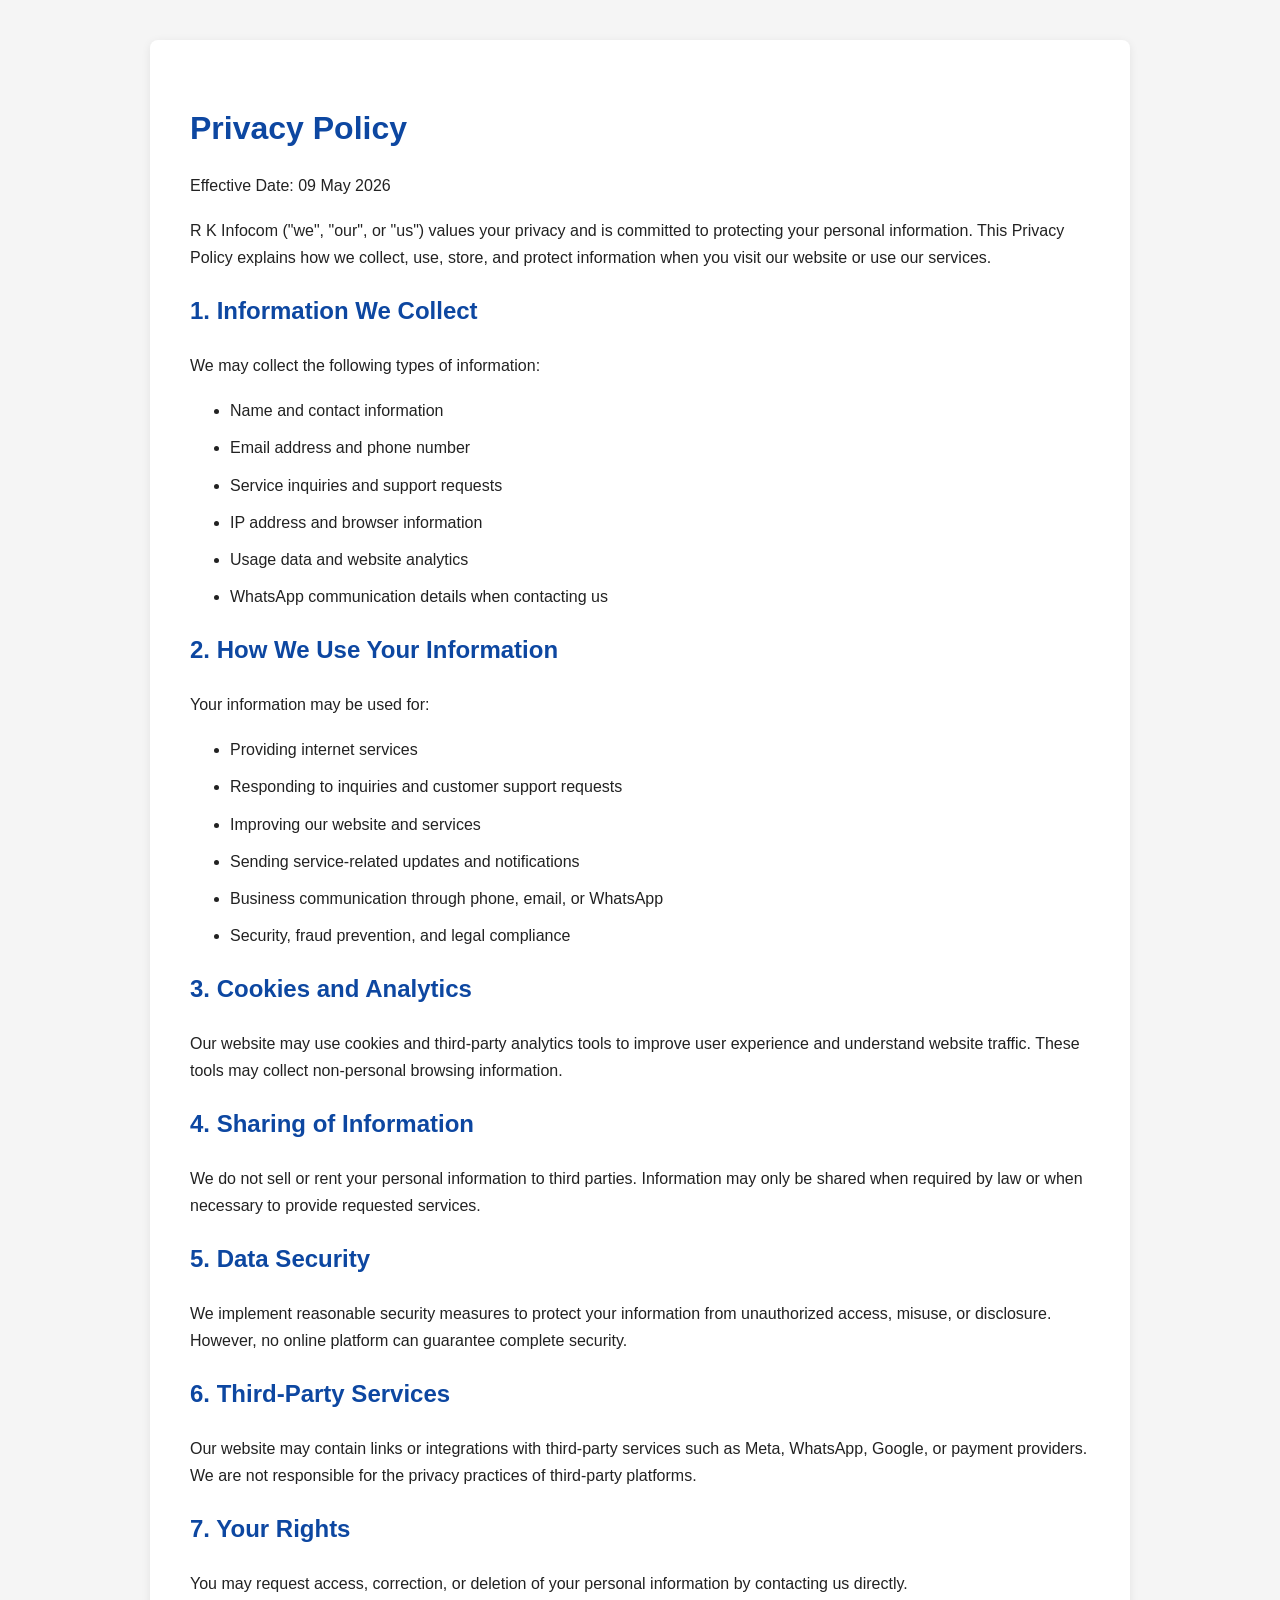
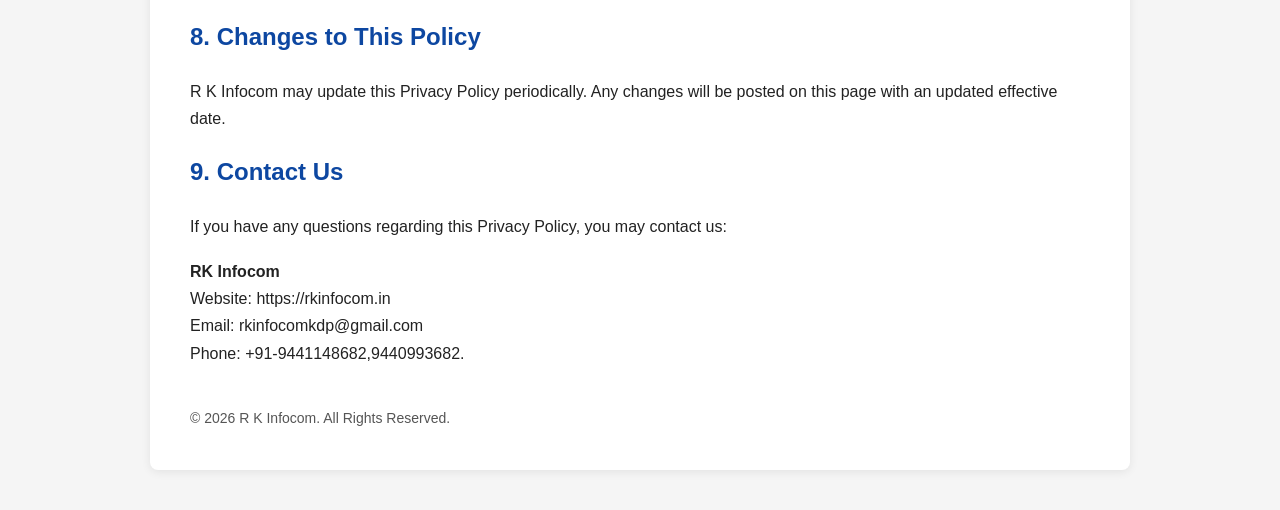
<file: public/privacy.html>
<!DOCTYPE html>
<html lang="en">
<head>
  <meta charset="UTF-8" />
  <meta name="viewport" content="width=device-width, initial-scale=1.0" />
  <title>Privacy Policy | R K Infocom</title>

  <meta name="description" content="Privacy Policy for R K Infocom" />

  <style>
    body {
      font-family: Arial, sans-serif;
      line-height: 1.7;
      margin: 0;
      padding: 0;
      background: #f5f5f5;
      color: #222;
    }

    .container {
      max-width: 900px;
      margin: 40px auto;
      background: #fff;
      padding: 40px;
      border-radius: 8px;
      box-shadow: 0 2px 10px rgba(0,0,0,0.08);
    }

    h1, h2 {
      color: #0d47a1;
    }

    h1 {
      margin-bottom: 10px;
    }

    p {
      margin-bottom: 18px;
    }

    ul {
      margin-bottom: 20px;
    }

    li {
      margin-bottom: 10px;
    }

    a {
      color: #0d47a1;
      text-decoration: none;
    }

    .footer {
      margin-top: 40px;
      font-size: 14px;
      color: #555;
    }

    @media (max-width: 768px) {
      .container {
        margin: 15px;
        padding: 25px;
      }
    }
  </style>
</head>

<body>

  <div class="container">

    <h1>Privacy Policy</h1>

    <p>
      Effective Date: 09 May 2026
    </p>

    <p>
      R K Infocom ("we", "our", or "us") values your privacy and is committed to protecting your personal information.
      This Privacy Policy explains how we collect, use, store, and protect information when you visit our website or use our services.
    </p>

    <h2>1. Information We Collect</h2>

    <p>We may collect the following types of information:</p>

    <ul>
      <li>Name and contact information</li>
      <li>Email address and phone number</li>
      <li>Service inquiries and support requests</li>
      <li>IP address and browser information</li>
      <li>Usage data and website analytics</li>
      <li>WhatsApp communication details when contacting us</li>
    </ul>

    <h2>2. How We Use Your Information</h2>

    <p>Your information may be used for:</p>

    <ul>
      <li>Providing internet services</li>
      <li>Responding to inquiries and customer support requests</li>
      <li>Improving our website and services</li>
      <li>Sending service-related updates and notifications</li>
      <li>Business communication through phone, email, or WhatsApp</li>
      <li>Security, fraud prevention, and legal compliance</li>
    </ul>

    <h2>3. Cookies and Analytics</h2>

    <p>
      Our website may use cookies and third-party analytics tools to improve user experience and understand website traffic.
      These tools may collect non-personal browsing information.
    </p>

    <h2>4. Sharing of Information</h2>

    <p>
      We do not sell or rent your personal information to third parties.
      Information may only be shared when required by law or when necessary to provide requested services.
    </p>

    <h2>5. Data Security</h2>

    <p>
      We implement reasonable security measures to protect your information from unauthorized access, misuse, or disclosure.
      However, no online platform can guarantee complete security.
    </p>

    <h2>6. Third-Party Services</h2>

    <p>
      Our website may contain links or integrations with third-party services such as Meta, WhatsApp, Google, or payment providers.
      We are not responsible for the privacy practices of third-party platforms.
    </p>

    <h2>7. Your Rights</h2>

    <p>
      You may request access, correction, or deletion of your personal information by contacting us directly.
    </p>

    <h2>8. Changes to This Policy</h2>

    <p>
      R K Infocom may update this Privacy Policy periodically.
      Any changes will be posted on this page with an updated effective date.
    </p>

    <h2>9. Contact Us</h2>

    <p>
      If you have any questions regarding this Privacy Policy, you may contact us:
    </p>

    <p>
      <strong>RK Infocom</strong><br>
      Website: https://rkinfocom.in<br>
      Email: rkinfocomkdp@gmail.com<br>
      Phone: +91-9441148682,9440993682.
    </p>

    <div class="footer">
      © 2026 R K Infocom. All Rights Reserved.
    </div>

  </div>

</body>
</html>
</file>
<file: style.css>
:root {
    --primary: #0f3460;
    --primary-light: #16213e;
    --secondary: #e94560;
    --accent: #f9a826;
    --yellow: #ffd700;
    --bg-light: #f8f9fa;
    --bg-dark: #1a1a2e;
    --text-main: #333333;
    --text-light: #ffffff;
    --text-muted: #888888;
    --glass-bg: rgba(255, 255, 255, 0.85);
    --glass-border: rgba(255, 255, 255, 0.2);
    --shadow: 0 8px 32px rgba(0, 0, 0, 0.1);
    --radius: 12px;
    --transition: 0.3s cubic-bezier(0.25, 0.8, 0.25, 1);
}

* {
    margin: 0;
    padding: 0;
    box-sizing: border-box;
    font-family: 'Outfit', sans-serif;
    scroll-behavior: smooth;
}

body {
    background-color: var(--bg-light);
    color: var(--text-main);
    overflow-x: hidden;
    line-height: 1.6;
}

/* Typography */
h1, h2, h3, h4, h5, h6 {
    font-weight: 700;
    line-height: 1.2;
    margin-bottom: 1rem;
}

a {
    text-decoration: none;
    color: inherit;
    transition: var(--transition);
}

.text-gradient {
    background: linear-gradient(90deg, var(--yellow), var(--accent));
    -webkit-background-clip: text;
    -webkit-text-fill-color: transparent;
}

.text-light {
    color: var(--text-light) !important;
}

.mt-4 {
    margin-top: 1.5rem;
}

/* Buttons */
.btn {
    display: inline-flex;
    align-items: center;
    justify-content: center;
    padding: 0.75rem 1.5rem;
    border-radius: 50px;
    font-weight: 600;
    cursor: pointer;
    border: none;
    transition: var(--transition);
    text-transform: uppercase;
    letter-spacing: 0.5px;
    font-size: 0.9rem;
    box-shadow: 0 4px 15px rgba(0,0,0,0.1);
}

.btn:hover {
    transform: translateY(-3px);
    box-shadow: 0 8px 20px rgba(0,0,0,0.15);
}

.btn-primary {
    background: linear-gradient(135deg, var(--primary), var(--primary-light));
    color: white;
}

.btn-primary:hover {
    background: linear-gradient(135deg, var(--primary-light), var(--primary));
    color: white;
}

.btn-secondary {
    background: white;
    color: var(--primary);
    border: 2px solid var(--primary);
}

.btn-secondary:hover {
    background: var(--primary);
    color: white;
}

.btn-accent {
    background: linear-gradient(135deg, var(--secondary), #ff6b81);
    color: white;
}

.btn-accent:hover {
    box-shadow: 0 8px 25px rgba(233, 69, 96, 0.4);
    color: white;
}

.btn-large {
    padding: 1rem 2rem;
    font-size: 1.1rem;
}

/* Navbar */
.navbar {
    position: fixed;
    top: 0;
    left: 0;
    width: 100%;
    z-index: 1000;
    background: var(--glass-bg);
    backdrop-filter: blur(12px);
    -webkit-backdrop-filter: blur(12px);
    border-bottom: 1px solid var(--glass-border);
    transition: var(--transition);
}

.navbar.scrolled {
    box-shadow: var(--shadow);
    background: rgba(255, 255, 255, 0.95);
}

.nav-container {
    max-width: 1200px;
    margin: 0 auto;
    padding: 1rem 2rem;
    display: flex;
    justify-content: space-between;
    align-items: center;
}

.logo-link {
    display: flex;
    align-items: center;
    gap: 12px;
}

.nav-logo {
    height: 65px;
    width: auto;
    border-radius: 8px;
    box-shadow: 0 2px 10px rgba(0,0,0,0.1);
    background-color: white;
    padding: 2px;
}

.logo-text {
    font-size: 1.5rem;
    font-weight: 800;
    color: var(--primary);
    letter-spacing: -0.5px;
}

.nav-links {
    display: flex;
    gap: 2rem;
}

.nav-links a {
    font-weight: 500;
    color: var(--text-main);
    position: relative;
}

.nav-links a::after {
    content: '';
    position: absolute;
    bottom: -4px;
    left: 0;
    width: 0;
    height: 2px;
    background: var(--secondary);
    transition: var(--transition);
}

.nav-links a:hover {
    color: var(--secondary);
}

.nav-links a:hover::after {
    width: 100%;
}

.mobile-menu-btn {
    display: none;
    flex-direction: column;
    gap: 5px;
    cursor: pointer;
}

.mobile-menu-btn span {
    width: 25px;
    height: 3px;
    background-color: var(--primary);
    transition: var(--transition);
}

.mobile-menu {
    display: none;
    background: white;
    padding: 1rem 2rem;
    box-shadow: 0 10px 20px rgba(0,0,0,0.1);
}

.mobile-menu.active {
    display: flex;
    flex-direction: column;
    gap: 1rem;
}

.mobile-menu a {
    font-weight: 500;
    padding: 0.5rem 0;
    border-bottom: 1px solid #eee;
}

/* Hero Section */
.hero-section {
    position: relative;
    min-height: 100vh;
    display: flex;
    align-items: center;
    padding: 8rem 2rem 4rem;
    overflow: hidden;
}

.hero-bg {
    position: absolute;
    top: 0;
    left: 0;
    width: 100%;
    height: 100%;
    z-index: -1;
}

.hero-img {
    width: 100%;
    height: 100%;
    object-fit: cover;
}

.hero-overlay {
    position: absolute;
    top: 0;
    left: 0;
    width: 100%;
    height: 100%;
    background: linear-gradient(to right, rgba(15, 52, 96, 0.9) 0%, rgba(26, 26, 46, 0.7) 100%);
}

.hero-content {
    max-width: 800px;
    margin: 0 auto;
    text-align: center;
    color: white;
    z-index: 1;
}

.badge {
    display: inline-block;
    padding: 0.5rem 1rem;
    background: rgba(255, 215, 0, 0.15);
    backdrop-filter: blur(4px);
    border: 1px solid rgba(255, 215, 0, 0.4);
    border-radius: 50px;
    font-size: 0.85rem;
    font-weight: 700;
    margin-bottom: 1.5rem;
    letter-spacing: 1px;
    text-transform: uppercase;
    color: var(--yellow);
}

.hero-title {
    font-size: 4.5rem;
    font-weight: 800;
    line-height: 1.1;
    margin-bottom: 1.5rem;
    letter-spacing: -1px;
    text-shadow: 0 4px 10px rgba(0,0,0,0.3);
}

.hero-subtitle {
    font-size: 1.2rem;
    font-weight: 300;
    margin-bottom: 2.5rem;
    opacity: 0.9;
    max-width: 600px;
    margin-left: auto;
    margin-right: auto;
}

.hero-actions {
    display: flex;
    gap: 1rem;
    justify-content: center;
}

/* Features Grid */
.features-section {
    padding: 4rem 2rem;
    max-width: 1200px;
    margin: -5rem auto 0;
    position: relative;
    z-index: 10;
}

.features-grid {
    display: grid;
    grid-template-columns: repeat(auto-fit, minmax(300px, 1fr));
    gap: 2rem;
}

.feature-card {
    background: white;
    padding: 2.5rem;
    border-radius: var(--radius);
    box-shadow: 0 10px 30px rgba(0,0,0,0.08);
    transition: var(--transition);
    border: 1px solid rgba(0,0,0,0.02);
    perspective: 1000px;
    transform-style: preserve-3d;
}

.feature-card:hover {
    transform: translateY(-10px);
    box-shadow: 0 18px 45px rgba(0,0,0,0.12);
}

/* 3D Interactive Feature Icons */
.feature-icon {
    font-size: 2.6rem;
    margin-bottom: 1.75rem;
    width: 76px;
    height: 76px;
    display: inline-flex;
    align-items: center;
    justify-content: center;
    border-radius: 22px;
    position: relative;
    transform-style: preserve-3d;
    transition: transform 0.45s cubic-bezier(0.175, 0.885, 0.32, 1.275), box-shadow 0.45s ease;
    user-select: none;
}

.feature-icon .icon-emoji {
    display: block;
    transform-style: preserve-3d;
    transform: translateZ(22px);
    transition: transform 0.45s cubic-bezier(0.175, 0.885, 0.32, 1.275), filter 0.45s ease;
    filter: drop-shadow(0 6px 8px rgba(0, 0, 0, 0.2)) drop-shadow(0 12px 16px rgba(0, 0, 0, 0.1));
}

/* 1. Blazing Fast Speed (🚀 3D Cyan Extrusion) */
.feature-card:nth-child(1) .feature-icon {
    background: linear-gradient(145deg, #ffffff 0%, #e0f2fe 50%, #bae6fd 100%);
    border: 1px solid rgba(14, 165, 233, 0.4);
    box-shadow: 
        0 10px 22px -3px rgba(14, 165, 233, 0.3),
        0 4px 10px -2px rgba(14, 165, 233, 0.2),
        inset 0 2px 4px rgba(255, 255, 255, 0.95),
        inset 0 -4px 6px rgba(14, 165, 233, 0.32),
        0 0 0 1px rgba(255, 255, 255, 0.8);
    animation: floatIconSpeed 4s ease-in-out infinite;
}

/* 2. Unlimited OTTs (📺 3D Purple Extrusion) */
.feature-card:nth-child(2) .feature-icon {
    background: linear-gradient(145deg, #ffffff 0%, #f3e8ff 50%, #e9d5ff 100%);
    border: 1px solid rgba(168, 85, 247, 0.4);
    box-shadow: 
        0 10px 22px -3px rgba(168, 85, 247, 0.3),
        0 4px 10px -2px rgba(168, 85, 247, 0.2),
        inset 0 2px 4px rgba(255, 255, 255, 0.95),
        inset 0 -4px 6px rgba(168, 85, 247, 0.32),
        0 0 0 1px rgba(255, 255, 255, 0.8);
    animation: floatIconOtt 4.4s ease-in-out infinite 0.3s;
}

/* 3. 24/7 Support (🎧 3D Gold Extrusion) */
.feature-card:nth-child(3) .feature-icon {
    background: linear-gradient(145deg, #ffffff 0%, #fef3c7 50%, #fde68a 100%);
    border: 1px solid rgba(245, 158, 11, 0.4);
    box-shadow: 
        0 10px 22px -3px rgba(245, 158, 11, 0.3),
        0 4px 10px -2px rgba(245, 158, 11, 0.2),
        inset 0 2px 4px rgba(255, 255, 255, 0.95),
        inset 0 -4px 6px rgba(245, 158, 11, 0.32),
        0 0 0 1px rgba(255, 255, 255, 0.8);
    animation: floatIconSupport 3.8s ease-in-out infinite 0.6s;
}

/* 3D Pop-Out on Hover */
.feature-card:hover .feature-icon {
    transform: translateZ(28px) translateY(-8px) rotateX(12deg) rotateY(-10deg) scale(1.08);
}

.feature-card:hover .feature-icon .icon-emoji {
    transform: translateZ(44px) scale(1.18) rotate(-6deg);
    filter: drop-shadow(0 12px 14px rgba(0, 0, 0, 0.25)) drop-shadow(0 22px 24px rgba(0, 0, 0, 0.16));
}

.feature-card:nth-child(1):hover .feature-icon {
    box-shadow: 
        0 18px 36px -4px rgba(14, 165, 233, 0.45),
        0 8px 16px -2px rgba(14, 165, 233, 0.25),
        inset 0 2px 5px rgba(255, 255, 255, 1),
        inset 0 -4px 8px rgba(14, 165, 233, 0.4),
        0 0 24px rgba(14, 165, 233, 0.35);
}

.feature-card:nth-child(2):hover .feature-icon {
    box-shadow: 
        0 18px 36px -4px rgba(168, 85, 247, 0.45),
        0 8px 16px -2px rgba(168, 85, 247, 0.25),
        inset 0 2px 5px rgba(255, 255, 255, 1),
        inset 0 -4px 8px rgba(168, 85, 247, 0.4),
        0 0 24px rgba(168, 85, 247, 0.35);
}

.feature-card:nth-child(3):hover .feature-icon {
    box-shadow: 
        0 18px 36px -4px rgba(245, 158, 11, 0.45),
        0 8px 16px -2px rgba(245, 158, 11, 0.25),
        inset 0 2px 5px rgba(255, 255, 255, 1),
        inset 0 -4px 8px rgba(245, 158, 11, 0.4),
        0 0 24px rgba(245, 158, 11, 0.35);
}

/* 3D Floating Keyframes */
@keyframes floatIconSpeed {
    0%, 100% {
        transform: translateY(0) rotateX(0deg) rotateY(0deg);
    }
    50% {
        transform: translateY(-6px) rotateX(8deg) rotateY(-8deg);
    }
}

@keyframes floatIconOtt {
    0%, 100% {
        transform: translateY(0) rotateX(0deg) rotateY(0deg);
    }
    50% {
        transform: translateY(-6px) rotateX(-8deg) rotateY(8deg);
    }
}

@keyframes floatIconSupport {
    0%, 100% {
        transform: translateY(0) rotateX(0deg) rotateY(0deg);
    }
    50% {
        transform: translateY(-6px) rotateX(7deg) rotateY(7deg);
    }
}

/* Reduced motion support */
@media (prefers-reduced-motion: reduce) {
    .feature-icon,
    .feature-card:hover .feature-icon,
    .feature-icon .icon-emoji,
    .feature-card:hover .feature-icon .icon-emoji {
        animation: none !important;
        transform: none !important;
        transition: none !important;
    }
}

/* Content Sections */
.content-section {
    padding: 6rem 2rem;
}

.glass-bg {
    background: linear-gradient(135deg, #f8f9fa 0%, #eef2f5 100%);
}

.bg-dark {
    background-color: var(--bg-dark);
    color: white;
}

.section-container {
    max-width: 1200px;
    margin: 0 auto;
    display: flex;
    align-items: center;
    gap: 4rem;
}

.section-container.row-reverse {
    flex-direction: row-reverse;
}

.section-text {
    flex: 1;
}

.section-title {
    font-size: 2.8rem;
    margin-bottom: 1rem;
    color: var(--primary);
}

.bg-dark .section-title {
    color: white;
}

.section-description {
    font-size: 1.1rem;
    color: var(--text-muted);
    margin-bottom: 2rem;
}

.benefit-list {
    list-style: none;
    margin-bottom: 2rem;
}

.benefit-list li {
    font-size: 1.1rem;
    margin-bottom: 0.8rem;
    display: flex;
    align-items: center;
    gap: 10px;
    font-weight: 500;
}

.section-image {
    flex: 1;
    position: relative;
}

.image-wrapper {
    border-radius: var(--radius);
    overflow: hidden;
    transition: var(--transition);
}

.image-wrapper img {
    width: 100%;
    height: auto;
    display: block;
    transition: transform 0.5s ease;
}

.image-wrapper:hover img {
    transform: scale(1.05);
}

.shadow-blue {
    box-shadow: 0 20px 40px rgba(15, 52, 96, 0.2);
    border: 8px solid white;
}

.shadow-purple {
    box-shadow: 0 20px 40px rgba(233, 69, 96, 0.2);
    border: 8px solid rgba(255, 255, 255, 0.1);
}

/* Support Section */
.support-section {
    padding: 6rem 2rem;
    background: #ffffff;
}

.support-header {
    text-align: center;
    max-width: 700px;
    margin: 0 auto 4rem;
}

.support-container {
    max-width: 1200px;
    margin: 0 auto;
    display: flex;
    gap: 4rem;
    align-items: center;
}

.support-image {
    flex: 1;
}

.support-image img {
    width: 100%;
    border-radius: var(--radius);
    box-shadow: 0 15px 35px rgba(0,0,0,0.1);
}

.contact-cards {
    flex: 1;
    display: flex;
    flex-direction: column;
    gap: 1.5rem;
}

.contact-card {
    display: flex;
    align-items: center;
    gap: 1.5rem;
    padding: 2rem;
    background: #f8f9fa;
    border-radius: var(--radius);
    transition: var(--transition);
    border-left: 4px solid transparent;
}

.contact-card:hover {
    background: white;
    box-shadow: 0 10px 25px rgba(0,0,0,0.05);
    border-left: 4px solid var(--secondary);
    transform: translateX(5px);
}

.contact-icon {
    font-size: 2rem;
    background: white;
    width: 60px;
    height: 60px;
    display: flex;
    align-items: center;
    justify-content: center;
    border-radius: 50%;
    box-shadow: 0 5px 15px rgba(0,0,0,0.05);
}

.contact-info h4 {
    margin-bottom: 0.2rem;
    color: var(--primary);
}

.contact-info p {
    color: var(--text-muted);
}

.contact-info a {
    color: var(--text-main);
    font-weight: 500;
}

.contact-info a:hover {
    color: var(--secondary);
}

/* Footer */
.footer {
    background: var(--bg-dark);
    color: rgba(255, 255, 255, 0.7);
    padding: 4rem 2rem 2rem;
}

.footer-top {
    max-width: 1200px;
    margin: 0 auto;
    display: grid;
    grid-template-columns: 2fr 1fr 1fr;
    gap: 4rem;
    margin-bottom: 3rem;
}

.footer-logo {
    height: 80px;
    border-radius: 8px;
    margin-bottom: 1rem;
    background-color: white;
    padding: 4px;
}

.footer-brand h3 {
    color: white;
    font-size: 1.5rem;
}

.footer-links h4, .footer-contact h4 {
    color: white;
    margin-bottom: 1.5rem;
}

.footer-links a {
    display: block;
    margin-bottom: 0.8rem;
}

.footer-links a:hover {
    color: var(--accent);
    padding-left: 5px;
}

.footer-contact p {
    margin-bottom: 0.8rem;
}

.footer-bottom {
    max-width: 1200px;
    margin: 0 auto;
    text-align: center;
    padding-top: 2rem;
    border-top: 1px solid rgba(255, 255, 255, 0.1);
}

/* Animations */
.fade-up {
    opacity: 0;
    transform: translateY(30px);
    transition: opacity 0.8s ease-out, transform 0.8s ease-out;
}

.fade-up.visible {
    opacity: 1;
    transform: translateY(0);
}

/* Responsive */
@media (max-width: 992px) {
    .hero-title {
        font-size: 3.5rem;
    }
    .section-container, .support-container {
        flex-direction: column !important;
    }
    .features-section {
        margin-top: 0;
        padding-top: 2rem;
    }
    .footer-top {
        grid-template-columns: 1fr 1fr;
    }
}

@media (max-width: 768px) {
    .nav-links, .nav-contact-btn {
        display: none;
    }
    .mobile-menu-btn {
        display: flex;
    }
    .hero-title {
        font-size: 2.8rem;
    }
    .hero-actions {
        flex-direction: column;
    }
    .footer-top {
        grid-template-columns: 1fr;
        gap: 2rem;
    }
    .section-title {
        font-size: 2.2rem;
    }
}

/* Operations Portal Navbar Buttons */
.portal-nav-btn {
    color: #e94560 !important;
    font-weight: 700 !important;
    background: rgba(233, 69, 96, 0.08);
    padding: 0.35rem 0.95rem;
    border-radius: 20px;
    border: 1px solid rgba(233, 69, 96, 0.2);
    box-shadow: 0 4px 12px rgba(233, 69, 96, 0.05);
    transition: var(--transition);
    display: inline-flex;
    align-items: center;
}

.portal-nav-btn:hover {
    color: white !important;
    background: #e94560 !important;
    border-color: #e94560 !important;
    box-shadow: 0 6px 18px rgba(233, 69, 96, 0.25);
    transform: translateY(-1px);
}

.portal-nav-btn-mobile {
    color: #e94560 !important;
    font-weight: 700 !important;
    background: rgba(233, 69, 96, 0.05);
    padding: 0.75rem 1rem !important;
    border-radius: 8px;
    border-left: 4px solid #e94560 !important;
    display: flex;
    align-items: center;
    justify-content: space-between;
}
</file>
<file: dashboard.css>
:root {
    /* Color Palette */
    --primary-bg: #090a16;
    --sidebar-bg: #0f1025;
    --card-bg: rgba(20, 22, 50, 0.65);
    --card-border: rgba(255, 255, 255, 0.08);
    
    --accent-blue: #00e5ff;
    --accent-blue-rgb: 0, 229, 255;
    --accent-purple: #bd00ff;
    
    --text-primary: #ffffff;
    --text-secondary: #a2a5c4;
    --text-muted: #6b6e8a;
    
    --success: #00e676;
    --warning: #ffb300;
    --danger: #ff1744;
    
    /* Effects & Layout */
    --glass-blur: blur(24px);
    --shadow-soft: 0 12px 40px rgba(0, 0, 0, 0.35);
    --shadow-glow: 0 0 20px rgba(0, 229, 255, 0.25);
    --radius-lg: 16px;
    --radius-md: 10px;
    --transition-smooth: 0.3s cubic-bezier(0.4, 0, 0.2, 1);
}

* {
    margin: 0;
    padding: 0;
    box-sizing: border-box;
    font-family: 'Outfit', sans-serif;
    scrollbar-width: thin;
    scrollbar-color: rgba(255, 255, 255, 0.1) transparent;
}

/* Custom Scrollbar styling */
::-webkit-scrollbar {
    width: 6px;
    height: 6px;
}
::-webkit-scrollbar-track {
    background: transparent;
}
::-webkit-scrollbar-thumb {
    background: rgba(255, 255, 255, 0.1);
    border-radius: 10px;
}
::-webkit-scrollbar-thumb:hover {
    background: rgba(0, 229, 255, 0.3);
}

body {
    background: var(--primary-bg);
    background-image: 
        radial-gradient(at 10% 20%, rgba(189, 0, 255, 0.12) 0px, transparent 50%),
        radial-gradient(at 90% 80%, rgba(0, 229, 255, 0.1) 0px, transparent 50%);
    color: var(--text-primary);
    min-height: 100vh;
    overflow-x: hidden;
    line-height: 1.5;
}

/* Main Wrapper & Layout */
.dashboard-wrapper {
    display: flex;
    min-height: 100vh;
    position: relative;
}

/* ----------------------------------
   SIDEBAR STYLING (GLASSMORPHIC DEEP INDIGO)
   ---------------------------------- */
.sidebar {
    width: 280px;
    background: var(--sidebar-bg);
    border-right: 1px solid var(--card-border);
    display: flex;
    flex-direction: column;
    padding: 2rem 1.5rem;
    position: fixed;
    height: 100vh;
    z-index: 100;
    transition: var(--transition-smooth);
}

.sidebar-brand {
    display: flex;
    align-items: center;
    gap: 12px;
    margin-bottom: 3.5rem;
    padding-left: 8px;
}

.sidebar-logo {
    height: 48px;
    width: 48px;
    border-radius: 10px;
    border: 2px solid rgba(255, 255, 255, 0.1);
    background: white;
}

.brand-text h2 {
    font-size: 1.3rem;
    font-weight: 800;
    color: var(--text-primary);
    line-height: 1.1;
    letter-spacing: -0.5px;
}

.brand-text span {
    font-size: 0.75rem;
    font-weight: 600;
    color: var(--accent-blue);
    letter-spacing: 1px;
    text-transform: uppercase;
}

.sidebar-menu {
    display: flex;
    flex-direction: column;
    gap: 8px;
    flex: 1;
}

.menu-item {
    display: flex;
    align-items: center;
    gap: 16px;
    padding: 14px 18px;
    border-radius: var(--radius-md);
    color: var(--text-secondary);
    text-decoration: none;
    font-weight: 500;
    transition: var(--transition-smooth);
    border: 1px solid transparent;
}

.menu-item:hover {
    color: var(--text-primary);
    background: rgba(255, 255, 255, 0.03);
}

.menu-item.active {
    color: var(--accent-blue);
    background: rgba(0, 229, 255, 0.08);
    border-color: rgba(0, 229, 255, 0.2);
    box-shadow: 0 4px 20px rgba(0, 229, 255, 0.05);
}

.menu-item.active .menu-icon {
    transform: scale(1.1);
}

.menu-icon {
    font-size: 1.25rem;
    transition: var(--transition-smooth);
}

.menu-label {
    flex: 1;
    font-size: 0.95rem;
}

.badge-count {
    background: rgba(0, 229, 255, 0.15);
    color: var(--accent-blue);
    padding: 2px 8px;
    border-radius: 20px;
    font-size: 0.75rem;
    font-weight: 700;
    border: 1px solid rgba(0, 229, 255, 0.2);
}

.badge-count.warning {
    background: rgba(255, 23, 68, 0.15);
    color: var(--danger);
    border-color: rgba(255, 23, 68, 0.2);
}

.sidebar-footer {
    padding-top: 1.5rem;
    border-top: 1px solid var(--card-border);
}

.back-home-btn {
    display: flex;
    align-items: center;
    gap: 12px;
    padding: 12px;
    border-radius: var(--radius-md);
    color: var(--text-secondary);
    text-decoration: none;
    font-size: 0.9rem;
    font-weight: 600;
    transition: var(--transition-smooth);
}

.back-home-btn:hover {
    color: var(--text-primary);
    background: rgba(255, 255, 255, 0.03);
}

/* ----------------------------------
   MAIN WORKSPACE & HEADER
   ---------------------------------- */
.main-content {
    flex: 1;
    margin-left: 280px;
    padding: 2.5rem;
    display: flex;
    flex-direction: column;
    gap: 2.5rem;
    min-height: 100vh;
    transition: var(--transition-smooth);
}

.main-header {
    display: flex;
    justify-content: space-between;
    align-items: center;
    gap: 1.5rem;
}

.header-left {
    display: flex;
    align-items: center;
    gap: 1rem;
}

.header-title h1 {
    font-size: 2rem;
    font-weight: 800;
    color: var(--text-primary);
    letter-spacing: -0.5px;
    margin-bottom: 2px;
}

.header-title p {
    font-size: 0.9rem;
    color: var(--text-secondary);
}

.header-right {
    display: flex;
    align-items: center;
    gap: 1.5rem;
}

.live-indicator {
    display: flex;
    align-items: center;
    gap: 8px;
    background: rgba(255, 255, 255, 0.03);
    padding: 6px 14px;
    border-radius: 30px;
    font-size: 0.75rem;
    font-weight: 700;
    letter-spacing: 1px;
    color: var(--success);
    border: 1px solid rgba(0, 230, 118, 0.15);
}

.pulse-dot {
    height: 8px;
    width: 8px;
    background: var(--success);
    border-radius: 50%;
    box-shadow: 0 0 10px var(--success);
    animation: pulseGlow 1.5s infinite;
}

@keyframes pulseGlow {
    0% { transform: scale(0.9); opacity: 0.6; }
    50% { transform: scale(1.15); opacity: 1; box-shadow: 0 0 15px var(--success); }
    100% { transform: scale(0.9); opacity: 0.6; }
}

/* ----------------------------------
   BUTTONS
   ---------------------------------- */
.btn {
    display: inline-flex;
    align-items: center;
    gap: 10px;
    padding: 12px 24px;
    border-radius: 50px;
    font-weight: 600;
    font-size: 0.9rem;
    cursor: pointer;
    border: none;
    transition: var(--transition-smooth);
}

.btn-glowing-accent {
    background: linear-gradient(135deg, var(--accent-blue), #00a8ff);
    color: #05060f;
    box-shadow: var(--shadow-glow);
}

.btn-glowing-accent:hover {
    transform: translateY(-2px);
    box-shadow: 0 0 25px rgba(0, 229, 255, 0.45);
}

.btn-secondary-modal {
    background: rgba(255, 255, 255, 0.05);
    color: var(--text-primary);
    border: 1px solid var(--card-border);
}

.btn-secondary-modal:hover {
    background: rgba(255, 255, 255, 0.08);
}

.btn-resolve {
    padding: 6px 14px;
    border-radius: 20px;
    font-size: 0.8rem;
    font-weight: 700;
    cursor: pointer;
    border: 1px solid rgba(0, 230, 118, 0.3);
    background: rgba(0, 230, 118, 0.1);
    color: var(--success);
    transition: var(--transition-smooth);
}

.btn-resolve:hover {
    background: var(--success);
    color: #05060f;
    box-shadow: 0 0 15px rgba(0, 230, 118, 0.3);
}

/* ----------------------------------
   GLASS CARD UTILITY
   ---------------------------------- */
.glass-card {
    background: var(--card-bg);
    backdrop-filter: var(--glass-blur);
    -webkit-backdrop-filter: var(--glass-blur);
    border: 1px solid var(--card-border);
    border-radius: var(--radius-lg);
    box-shadow: var(--shadow-soft);
    padding: 1.8rem;
    transition: var(--transition-smooth);
}

.glass-card:hover {
    border-color: rgba(255, 255, 255, 0.12);
}

/* ----------------------------------
   TAB PANE STYLING
   ---------------------------------- */
.tab-pane {
    display: none;
    flex-direction: column;
    gap: 2.2rem;
    animation: fadeInTab 0.4s ease-out;
}

.tab-pane.active {
    display: flex;
}

@keyframes fadeInTab {
    from { opacity: 0; transform: translateY(12px); }
    to { opacity: 1; transform: translateY(0); }
}

/* ----------------------------------
   1. OVERVIEW METRICS & PANELS
   ---------------------------------- */
.metrics-grid {
    display: grid;
    grid-template-columns: repeat(auto-fit, minmax(320px, 1fr));
    gap: 1.8rem;
}

.metric-card {
    position: relative;
    overflow: hidden;
}

.metric-card::after {
    content: '';
    position: absolute;
    top: 0;
    left: 0;
    width: 4px;
    height: 100%;
}

.purple-glow::after { background: var(--accent-purple); }
.blue-glow::after { background: var(--accent-blue); }
.emerald-glow::after { background: var(--success); }

.metric-header {
    display: flex;
    justify-content: space-between;
    align-items: center;
    margin-bottom: 1.2rem;
}

.metric-icon {
    font-size: 1.6rem;
    background: rgba(255, 255, 255, 0.03);
    height: 48px;
    width: 48px;
    display: flex;
    align-items: center;
    justify-content: center;
    border-radius: 12px;
    border: 1px solid var(--card-border);
}

.metric-trend {
    font-size: 0.75rem;
    font-weight: 700;
    text-transform: uppercase;
    letter-spacing: 1px;
    padding: 3px 10px;
    border-radius: 20px;
}

.metric-trend.positive {
    background: rgba(0, 229, 255, 0.1);
    color: var(--accent-blue);
}

.metric-trend.danger {
    background: rgba(255, 23, 68, 0.1);
    color: var(--danger);
}

.metric-value {
    font-size: 2.5rem;
    font-weight: 800;
    color: var(--text-primary);
    margin-bottom: 2px;
    letter-spacing: -1px;
}

.metric-label {
    font-size: 0.9rem;
    color: var(--text-secondary);
    margin-bottom: 1.5rem;
}

.metric-footer {
    display: flex;
    align-items: center;
    gap: 8px;
    font-size: 0.85rem;
    font-weight: 600;
}

.metric-footer .open-label {
    color: var(--warning);
}

.metric-footer .resolved-label {
    color: var(--success);
}

.metric-footer .sep {
    color: var(--text-muted);
}

.metric-progress-bar {
    width: 100%;
    height: 6px;
    background: rgba(255, 255, 255, 0.05);
    border-radius: 10px;
    overflow: hidden;
    margin-top: 12px;
}

.metric-progress-bar .progress {
    height: 100%;
    background: linear-gradient(90deg, var(--success), #00e676);
    border-radius: 10px;
    transition: width 1s cubic-bezier(0.4, 0, 0.2, 1);
}

/* Overview Panels Section */
.dashboard-panels {
    display: grid;
    grid-template-columns: 4fr 5fr;
    gap: 1.8rem;
}

.panel-header {
    margin-bottom: 1.8rem;
    padding-bottom: 1rem;
    border-bottom: 1px solid var(--card-border);
}

.panel-header h3 {
    font-size: 1.15rem;
    font-weight: 700;
    color: var(--text-primary);
}

.panel-header p {
    font-size: 0.85rem;
    color: var(--text-secondary);
}

/* Category breakdown rendering */
.category-chart-simulation {
    display: flex;
    flex-direction: column;
    gap: 1.2rem;
}

.category-row {
    display: flex;
    flex-direction: column;
    gap: 6px;
}

.category-row-meta {
    display: flex;
    justify-content: space-between;
    font-size: 0.85rem;
    font-weight: 600;
}

.category-label {
    color: var(--text-secondary);
}

.category-count {
    color: var(--text-primary);
}

.category-bar-wrapper {
    width: 100%;
    height: 8px;
    background: rgba(255, 255, 255, 0.04);
    border-radius: 4px;
    overflow: hidden;
}

.category-bar {
    height: 100%;
    background: linear-gradient(90deg, var(--accent-blue), #0088ff);
    border-radius: 4px;
}

/* Recent activities logs rendering */
.activities-log {
    display: flex;
    flex-direction: column;
    gap: 14px;
    max-height: 380px;
    overflow-y: auto;
    padding-right: 8px;
}

.activity-item {
    display: flex;
    align-items: flex-start;
    gap: 12px;
    padding: 12px;
    border-radius: var(--radius-md);
    background: rgba(255, 255, 255, 0.02);
    border: 1px solid rgba(255, 255, 255, 0.02);
    font-size: 0.85rem;
}

.activity-badge {
    height: 24px;
    width: 24px;
    display: flex;
    align-items: center;
    justify-content: center;
    border-radius: 50%;
    font-size: 0.75rem;
    flex-shrink: 0;
}

.activity-badge.lead { background: rgba(189, 0, 255, 0.15); }
.activity-badge.fault { background: rgba(0, 229, 255, 0.15); }
.activity-badge.resolve { background: rgba(0, 230, 118, 0.15); }

.activity-details {
    flex: 1;
}

.activity-details strong {
    color: var(--text-primary);
}

.activity-details p {
    color: var(--text-secondary);
    margin-top: 2px;
}

.activity-time {
    color: var(--text-muted);
    font-size: 0.75rem;
    margin-top: 4px;
    display: block;
}

.empty-log-state {
    display: flex;
    flex-direction: column;
    align-items: center;
    justify-content: center;
    padding: 4rem 1rem;
    text-align: center;
    color: var(--text-muted);
}

.empty-log-state span {
    font-size: 2.2rem;
    margin-bottom: 10px;
}

/* ----------------------------------
   TOOLBAR (FILTERS & SEARCH BOARDS)
   ---------------------------------- */
.toolbar {
    display: flex;
    justify-content: space-between;
    align-items: center;
    gap: 1.5rem;
    padding: 1.2rem 1.8rem !important;
}

.search-box {
    display: flex;
    align-items: center;
    gap: 10px;
    background: rgba(0, 0, 0, 0.2);
    border: 1px solid var(--card-border);
    padding: 10px 16px;
    border-radius: 30px;
    width: 380px;
    max-width: 100%;
}

.search-box input {
    background: transparent;
    border: none;
    color: var(--text-primary);
    outline: none;
    font-size: 0.9rem;
    width: 100%;
}

.search-box input::placeholder {
    color: var(--text-muted);
}

.filter-group {
    display: flex;
    align-items: center;
    gap: 1rem;
}

.premium-select {
    background: rgba(0, 0, 0, 0.2);
    border: 1px solid var(--card-border);
    color: var(--text-primary);
    padding: 10px 18px;
    border-radius: 30px;
    outline: none;
    cursor: pointer;
    font-size: 0.85rem;
    font-weight: 500;
    transition: var(--transition-smooth);
}

.premium-select:hover {
    border-color: rgba(255, 255, 255, 0.15);
}

.premium-select option {
    background: var(--sidebar-bg);
    color: var(--text-primary);
}

.filter-options {
    display: flex;
    align-items: center;
    gap: 8px;
}

.filter-pill {
    background: rgba(255, 255, 255, 0.03);
    color: var(--text-secondary);
    border: 1px solid var(--card-border);
    padding: 8px 18px;
    border-radius: 20px;
    font-size: 0.8rem;
    font-weight: 600;
    cursor: pointer;
    transition: var(--transition-smooth);
}

.filter-pill:hover {
    color: var(--text-primary);
    background: rgba(255, 255, 255, 0.05);
}

.filter-pill.active {
    background: rgba(0, 229, 255, 0.1);
    color: var(--accent-blue);
    border-color: rgba(0, 229, 255, 0.25);
}

/* ----------------------------------
   CARDS CONTAINER & LAYOUTS (LEADS / FAULTS)
   ---------------------------------- */
.cards-grid {
    display: grid;
    grid-template-columns: repeat(auto-fill, minmax(360px, 1fr));
    gap: 1.8rem;
}

.ticket-card {
    position: relative;
    border-left: 4px solid transparent;
}

.ticket-card.open-status {
    border-left-color: var(--warning);
}

.ticket-card.in-progress-status,
.ticket-card.processing-status,
.ticket-card.assigned-status,
.ticket-card.pending-status {
    border-left-color: #38bdf8;
}

.ticket-card.resolved-status,
.ticket-card.completed-status,
.ticket-card.archived-status {
    border-left-color: var(--success);
}

.card-top {
    display: flex;
    justify-content: space-between;
    align-items: flex-start;
    margin-bottom: 1.2rem;
}

.ticket-meta {
    display: flex;
    flex-direction: column;
    gap: 4px;
}

.ticket-id {
    font-size: 0.75rem;
    font-weight: 700;
    color: var(--accent-blue);
    background: rgba(0, 229, 255, 0.08);
    padding: 2px 8px;
    border-radius: 4px;
    width: fit-content;
}

.ticket-date {
    font-size: 0.75rem;
    color: var(--text-muted);
}

/* Status markers */
.status-tag {
    font-size: 0.75rem;
    font-weight: 800;
    padding: 4px 10px;
    border-radius: 4px;
    letter-spacing: 0.5px;
    text-transform: uppercase;
}

.status-tag.open {
    background: rgba(255, 179, 0, 0.15);
    color: var(--warning);
    border: 1px solid rgba(255, 179, 0, 0.25);
    animation: pulseOpen 2s infinite;
}

.status-tag.in-progress,
.status-tag.processing,
.status-tag.assigned,
.status-tag.pending {
    background: rgba(56, 189, 248, 0.15);
    color: #38bdf8;
    border: 1px solid rgba(56, 189, 248, 0.3);
}

.status-tag.resolved,
.status-tag.completed,
.status-tag.archived {
    background: rgba(0, 230, 118, 0.15);
    color: var(--success);
    border: 1px solid rgba(0, 230, 118, 0.25);
}

@keyframes pulseOpen {
    0% { opacity: 0.85; }
    50% { opacity: 1; box-shadow: 0 0 10px rgba(255, 179, 0, 0.15); }
    100% { opacity: 0.85; }
}

.customer-name-block {
    margin-bottom: 1.2rem;
}

.customer-name-block h4 {
    font-size: 1.2rem;
    font-weight: 700;
    color: var(--text-primary);
}

.customer-phone {
    font-size: 0.85rem;
    color: var(--text-secondary);
    margin-top: 2px;
}

/* Details list inside cards */
.details-list {
    display: flex;
    flex-direction: column;
    gap: 8px;
    padding-top: 1rem;
    border-top: 1px solid var(--card-border);
    margin-bottom: 1.5rem;
}

.detail-row {
    display: flex;
    align-items: flex-start;
    gap: 10px;
    font-size: 0.85rem;
}

.detail-icon {
    font-size: 1rem;
    flex-shrink: 0;
}

.detail-content {
    color: var(--text-secondary);
    line-height: 1.4;
}

.detail-content strong {
    color: var(--text-primary);
}

.card-actions {
    display: flex;
    justify-content: flex-end;
}

/* ----------------------------------
   CUSTOMER CRM DIRECTORY TABLE
   ---------------------------------- */
.table-wrapper {
    padding: 0 !important;
    overflow-x: auto;
}

.crm-table {
    width: 100%;
    border-collapse: collapse;
    text-align: left;
    font-size: 0.9rem;
}

.crm-table th, .crm-table td {
    padding: 1.2rem 1.8rem;
}

.crm-table th {
    background: rgba(0, 0, 0, 0.15);
    color: var(--text-primary);
    font-weight: 700;
    text-transform: uppercase;
    font-size: 0.75rem;
    letter-spacing: 1px;
    border-bottom: 1px solid var(--card-border);
}

.crm-table tbody tr {
    border-bottom: 1px solid rgba(255, 255, 255, 0.03);
    transition: var(--transition-smooth);
}

.crm-table tbody tr:hover {
    background: rgba(255, 255, 255, 0.02);
}

.crm-table tbody tr:last-child {
    border-bottom: none;
}

.tbl-name {
    font-weight: 700;
    color: var(--text-primary);
}

.tbl-address {
    color: var(--text-secondary);
    max-width: 320px;
    white-space: nowrap;
    overflow: hidden;
    text-overflow: ellipsis;
}

.tbl-tech {
    display: flex;
    flex-direction: column;
    gap: 2px;
}

.tbl-tech strong {
    color: var(--text-primary);
    font-weight: 600;
    font-size: 0.85rem;
}

.tbl-tech span {
    color: var(--text-muted);
    font-size: 0.75rem;
}

/* ----------------------------------
   QUICK LOG TICKET FORM MODAL
   ---------------------------------- */
.modal-overlay {
    position: fixed;
    top: 0;
    left: 0;
    width: 100vw;
    height: 100vh;
    background: rgba(5, 6, 15, 0.8);
    backdrop-filter: blur(10px);
    -webkit-backdrop-filter: blur(10px);
    display: flex;
    align-items: center;
    justify-content: center;
    z-index: 1000;
    opacity: 0;
    pointer-events: none;
    transition: opacity 0.3s ease;
}

.modal-overlay.active {
    opacity: 1;
    pointer-events: auto;
}

.modal-container {
    width: 600px;
    max-width: 90%;
    transform: scale(0.9);
    transition: transform 0.3s cubic-bezier(0.4, 0, 0.2, 1);
}

.modal-overlay.active .modal-container {
    transform: scale(1);
}

.modal-header {
    display: flex;
    justify-content: space-between;
    align-items: center;
    padding-bottom: 1.2rem;
    border-bottom: 1px solid var(--card-border);
    margin-bottom: 1.8rem;
}

.modal-header h3 {
    font-size: 1.3rem;
    font-weight: 800;
    letter-spacing: -0.5px;
}

.close-btn {
    background: transparent;
    border: none;
    font-size: 1.6rem;
    color: var(--text-secondary);
    cursor: pointer;
    transition: var(--transition-smooth);
}

.close-btn:hover {
    color: var(--text-primary);
}

.modal-form {
    display: flex;
    flex-direction: column;
    gap: 1.2rem;
}

.form-row {
    display: grid;
    grid-template-columns: 1fr 1fr;
    gap: 1.2rem;
}

.form-group {
    display: flex;
    flex-direction: column;
    gap: 6px;
}

.form-group label {
    font-size: 0.8rem;
    font-weight: 700;
    color: var(--text-secondary);
    text-transform: uppercase;
    letter-spacing: 0.5px;
}

.form-group input, .form-group textarea {
    background: rgba(0, 0, 0, 0.25);
    border: 1px solid var(--card-border);
    border-radius: var(--radius-md);
    color: var(--text-primary);
    padding: 12px 16px;
    outline: none;
    font-size: 0.9rem;
    transition: var(--transition-smooth);
}

.form-group input:focus, .form-group textarea:focus, .form-group select:focus {
    border-color: var(--accent-blue);
    box-shadow: 0 0 10px rgba(0, 229, 255, 0.15);
}

.modal-actions {
    display: flex;
    justify-content: flex-end;
    gap: 1rem;
    padding-top: 1rem;
    border-top: 1px solid var(--card-border);
    margin-top: 1rem;
}

/* ----------------------------------
   TOAST NOTIFICATION FLOATER
   ---------------------------------- */
.toast-container {
    position: fixed;
    bottom: 24px;
    right: 24px;
    display: flex;
    flex-direction: column;
    gap: 10px;
    z-index: 1100;
}

.toast {
    background: rgba(20, 22, 50, 0.95);
    backdrop-filter: var(--glass-blur);
    border: 1px solid var(--card-border);
    padding: 14px 22px;
    border-radius: var(--radius-md);
    box-shadow: var(--shadow-soft);
    color: var(--text-primary);
    display: flex;
    align-items: center;
    gap: 12px;
    font-size: 0.85rem;
    font-weight: 600;
    min-width: 280px;
    max-width: 400px;
    border-left: 4px solid var(--accent-blue);
    animation: slideInToast 0.3s cubic-bezier(0.4, 0, 0.2, 1) forwards;
}

.toast.success { border-left-color: var(--success); }
.toast.error { border-left-color: var(--danger); }
.toast.info { border-left-color: var(--accent-blue); }

@keyframes slideInToast {
    from { transform: translateX(100%); opacity: 0; }
    to { transform: translateX(0); opacity: 1; }
}

.toast.fade-out {
    animation: fadeOutToast 0.4s ease forwards;
}

@keyframes fadeOutToast {
    to { transform: translateY(-10px); opacity: 0; }
}

/* ----------------------------------
   RESPONSIVE LAYOUT MEDIA BREAKPOINTS
   ---------------------------------- */
.menu-toggle-btn {
    display: none;
    flex-direction: column;
    gap: 5px;
    cursor: pointer;
    z-index: 200;
    padding: 6px;
    border-radius: 4px;
    background: rgba(255, 255, 255, 0.02);
}

.menu-toggle-btn span {
    width: 20px;
    height: 2px;
    background-color: var(--text-primary);
    transition: var(--transition-smooth);
}

@media (max-width: 1200px) {
    .dashboard-panels {
        grid-template-columns: 1fr;
    }
}

@media (max-width: 992px) {
    .sidebar {
        transform: translateX(-100%);
    }
    .sidebar.active {
        transform: translateX(0);
    }
    .main-content {
        margin-left: 0;
        padding: 1.8rem;
    }
    .menu-toggle-btn {
        display: flex;
    }
    /* Animate menu toggle to X */
    .sidebar.active ~ .main-content .menu-toggle-btn span:nth-child(1) {
        transform: rotate(45deg) translate(5px, 5px);
    }
    .sidebar.active ~ .main-content .menu-toggle-btn span:nth-child(2) {
        opacity: 0;
    }
    .sidebar.active ~ .main-content .menu-toggle-btn span:nth-child(3) {
        transform: rotate(-45deg) translate(5px, -5px);
    }
}

@media (max-width: 768px) {
    .main-header {
        flex-direction: column;
        align-items: flex-start;
        gap: 1rem;
    }
    .header-right {
        width: 100%;
        justify-content: space-between;
    }
    .toolbar {
        flex-direction: column;
        align-items: stretch;
        gap: 1rem;
    }
    .search-box {
        width: 100%;
    }
    .filter-group {
        flex-direction: column;
        align-items: stretch;
    }
    .metrics-grid {
        grid-template-columns: 1fr;
    }
    .form-row {
        grid-template-columns: 1fr;
    }
}

/* ----------------------------------
   SECURE PORTAL LOGIN OVERLAY
   ---------------------------------- */
.login-overlay {
    position: fixed;
    top: 0;
    left: 0;
    width: 100vw;
    height: 100vh;
    background: rgba(5, 6, 22, 0.96);
    background-image: 
        radial-gradient(at 10% 20%, rgba(189, 0, 255, 0.15) 0px, transparent 50%),
        radial-gradient(at 90% 80%, rgba(0, 229, 255, 0.15) 0px, transparent 50%);
    backdrop-filter: blur(35px);
    -webkit-backdrop-filter: blur(35px);
    display: flex;
    align-items: center;
    justify-content: center;
    z-index: 2000;
    opacity: 0;
    pointer-events: none;
    transition: opacity 0.5s cubic-bezier(0.4, 0, 0.2, 1);
}

.login-overlay.active {
    opacity: 1;
    pointer-events: auto;
}

.login-box {
    width: 440px;
    max-width: 90%;
    padding: 3rem 2.5rem !important;
    border: 1px solid rgba(0, 229, 255, 0.25) !important;
    box-shadow: 0 15px 50px rgba(0, 0, 0, 0.5), 0 0 30px rgba(0, 229, 255, 0.15) !important;
    transform: translateY(20px);
    transition: transform 0.5s cubic-bezier(0.4, 0, 0.2, 1);
}

.login-overlay.active .login-box {
    transform: translateY(0);
}

.login-brand {
    display: flex;
    flex-direction: column;
    align-items: center;
    gap: 12px;
    margin-bottom: 2.5rem;
    text-align: center;
}

.login-logo {
    height: 64px;
    width: 64px;
    border-radius: 12px;
    background: white;
    padding: 2px;
    border: 2px solid rgba(255, 255, 255, 0.1);
    box-shadow: 0 0 15px rgba(0, 229, 255, 0.2);
}

.login-brand h2 {
    font-size: 1.6rem;
    font-weight: 800;
    margin-bottom: 0px;
    color: var(--text-primary);
}

.login-brand span {
    font-size: 0.8rem;
    font-weight: 700;
    color: var(--accent-blue);
    text-transform: uppercase;
    letter-spacing: 1px;
}

@keyframes shakeError {
    0%, 100% { transform: translateX(0); }
    20%, 60% { transform: translateX(-8px); }
    40%, 80% { transform: translateX(8px); }
}

.shake-anim {
    animation: shakeError 0.4s ease-in-out;
}

/* ----------------------------------
   LAYOUT SWITCHERS
   ---------------------------------- */
.layout-switcher {
    display: flex;
    gap: 4px;
    background: rgba(0, 0, 0, 0.2);
    border: 1px solid var(--card-border);
    padding: 4px;
    border-radius: 30px;
    margin-left: auto;
}

.layout-btn {
    background: transparent;
    border: none;
    color: var(--text-secondary);
    padding: 6px 14px;
    border-radius: 20px;
    font-size: 0.8rem;
    font-weight: 600;
    cursor: pointer;
    transition: var(--transition-smooth);
}

.layout-btn:hover {
    color: var(--text-primary);
    background: rgba(255, 255, 255, 0.03);
}

.layout-btn.active {
    background: rgba(0, 229, 255, 0.12);
    color: var(--accent-blue);
    border: 1px solid rgba(0, 229, 255, 0.2);
}

/* ----------------------------------
   LIST VIEW OVERRIDES
   ---------------------------------- */
.cards-grid.list-view {
    grid-template-columns: 1fr;
    gap: 1.2rem;
}

.cards-grid.list-view .ticket-card {
    display: flex;
    flex-direction: row;
    align-items: center;
    justify-content: space-between;
    gap: 2rem;
    padding: 1.4rem 2rem;
}

.cards-grid.list-view .ticket-card .card-top {
    margin-bottom: 0;
    flex-direction: column;
    align-items: flex-start;
    gap: 6px;
    width: 150px;
    flex-shrink: 0;
}

.cards-grid.list-view .ticket-card .customer-name-block {
    margin-bottom: 0;
    width: 220px;
    flex-shrink: 0;
}

.cards-grid.list-view .ticket-card .details-list {
    margin-bottom: 0;
    padding-top: 0;
    border-top: none;
    flex-direction: row;
    flex: 1;
    gap: 2rem;
    flex-wrap: wrap;
}

.cards-grid.list-view .ticket-card .detail-row {
    margin-bottom: 0;
}

.cards-grid.list-view .ticket-card .card-actions {
    width: 160px;
    flex-shrink: 0;
    display: flex;
    justify-content: flex-end;
}

@media (max-width: 992px) {
    .cards-grid.list-view .ticket-card {
        flex-direction: column;
        align-items: stretch;
        gap: 1.2rem;
        padding: 1.8rem;
    }
    .cards-grid.list-view .ticket-card .card-top,
    .cards-grid.list-view .ticket-card .customer-name-block,
    .cards-grid.list-view .ticket-card .details-list,
    .cards-grid.list-view .ticket-card .card-actions {
        width: 100%;
        flex-shrink: 1;
    }
    .cards-grid.list-view .ticket-card .card-top {
        flex-direction: row;
        justify-content: space-between;
        align-items: center;
    }
    .cards-grid.list-view .ticket-card .details-list {
        flex-direction: column;
        gap: 8px;
        padding-top: 1rem;
        border-top: 1px solid var(--card-border);
    }
    .cards-grid.list-view .ticket-card .card-actions {
        margin-top: 0.5rem;
    }
}
</file>
